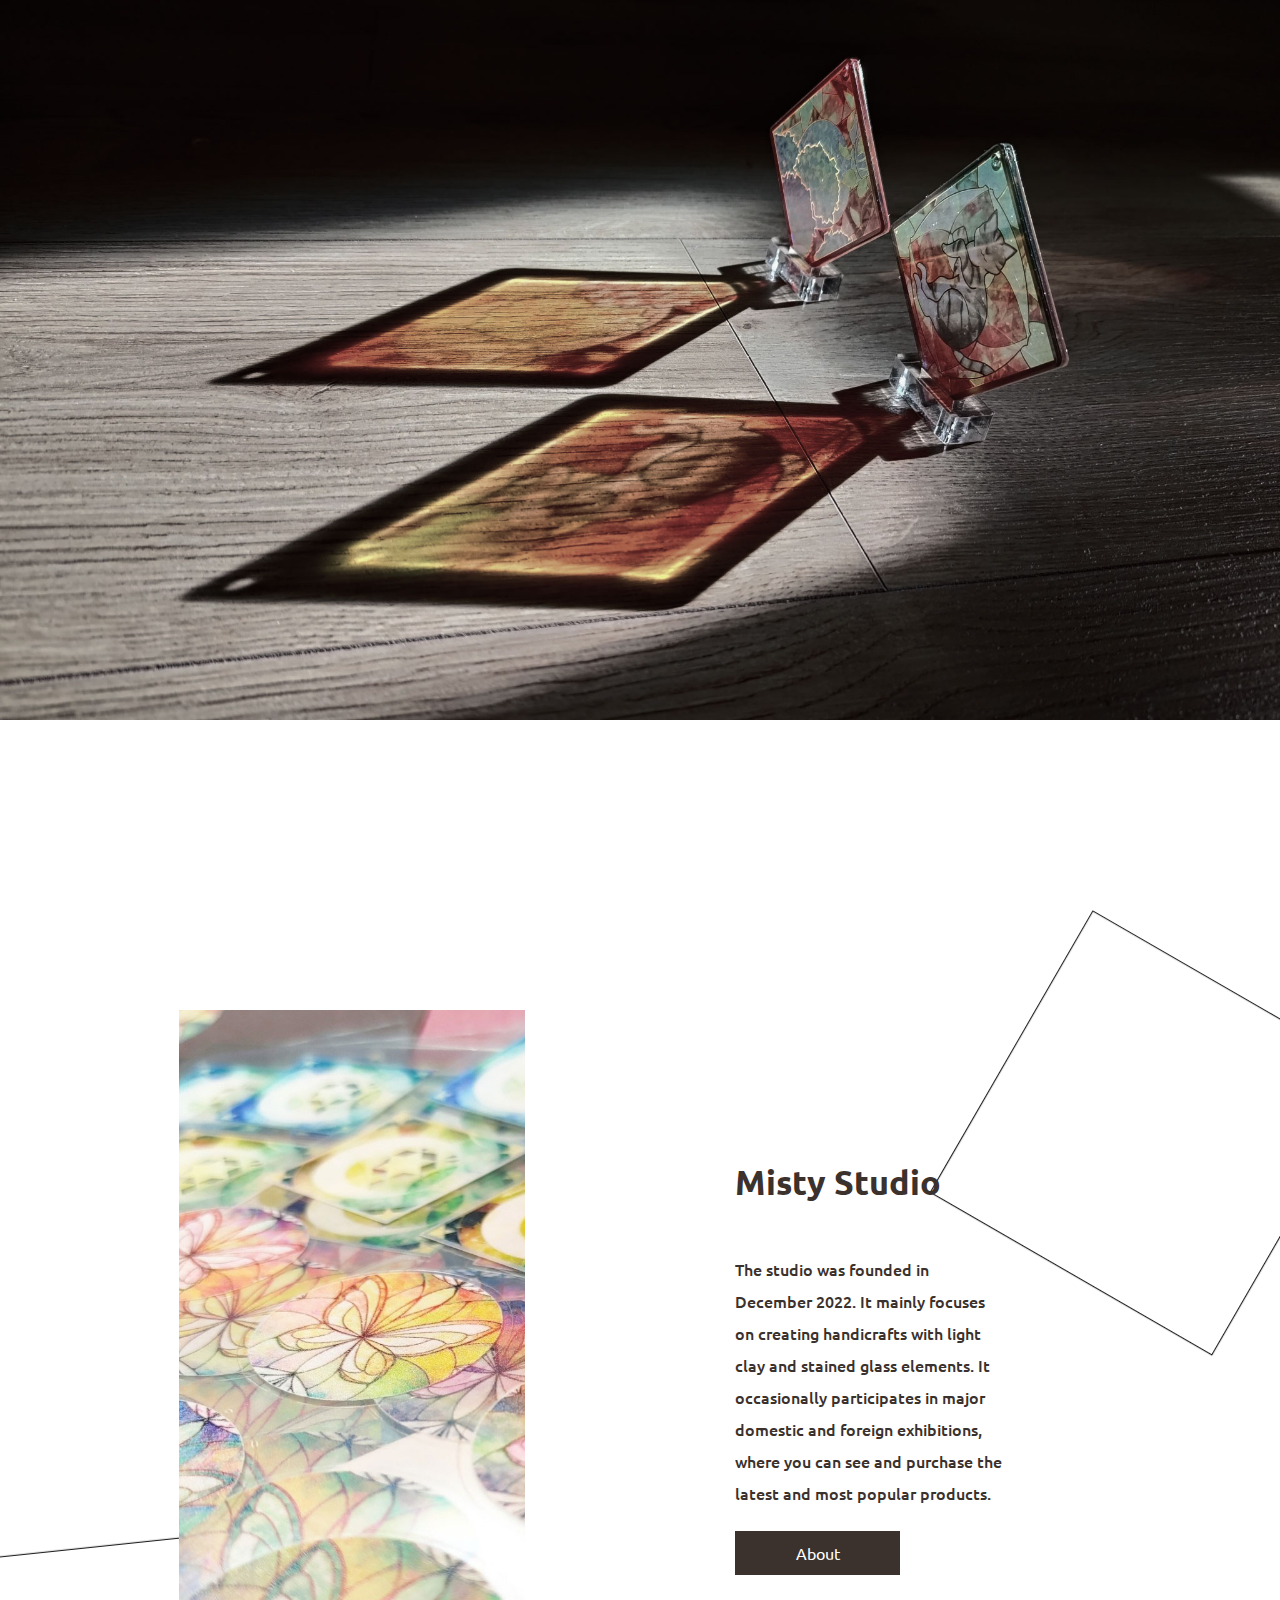
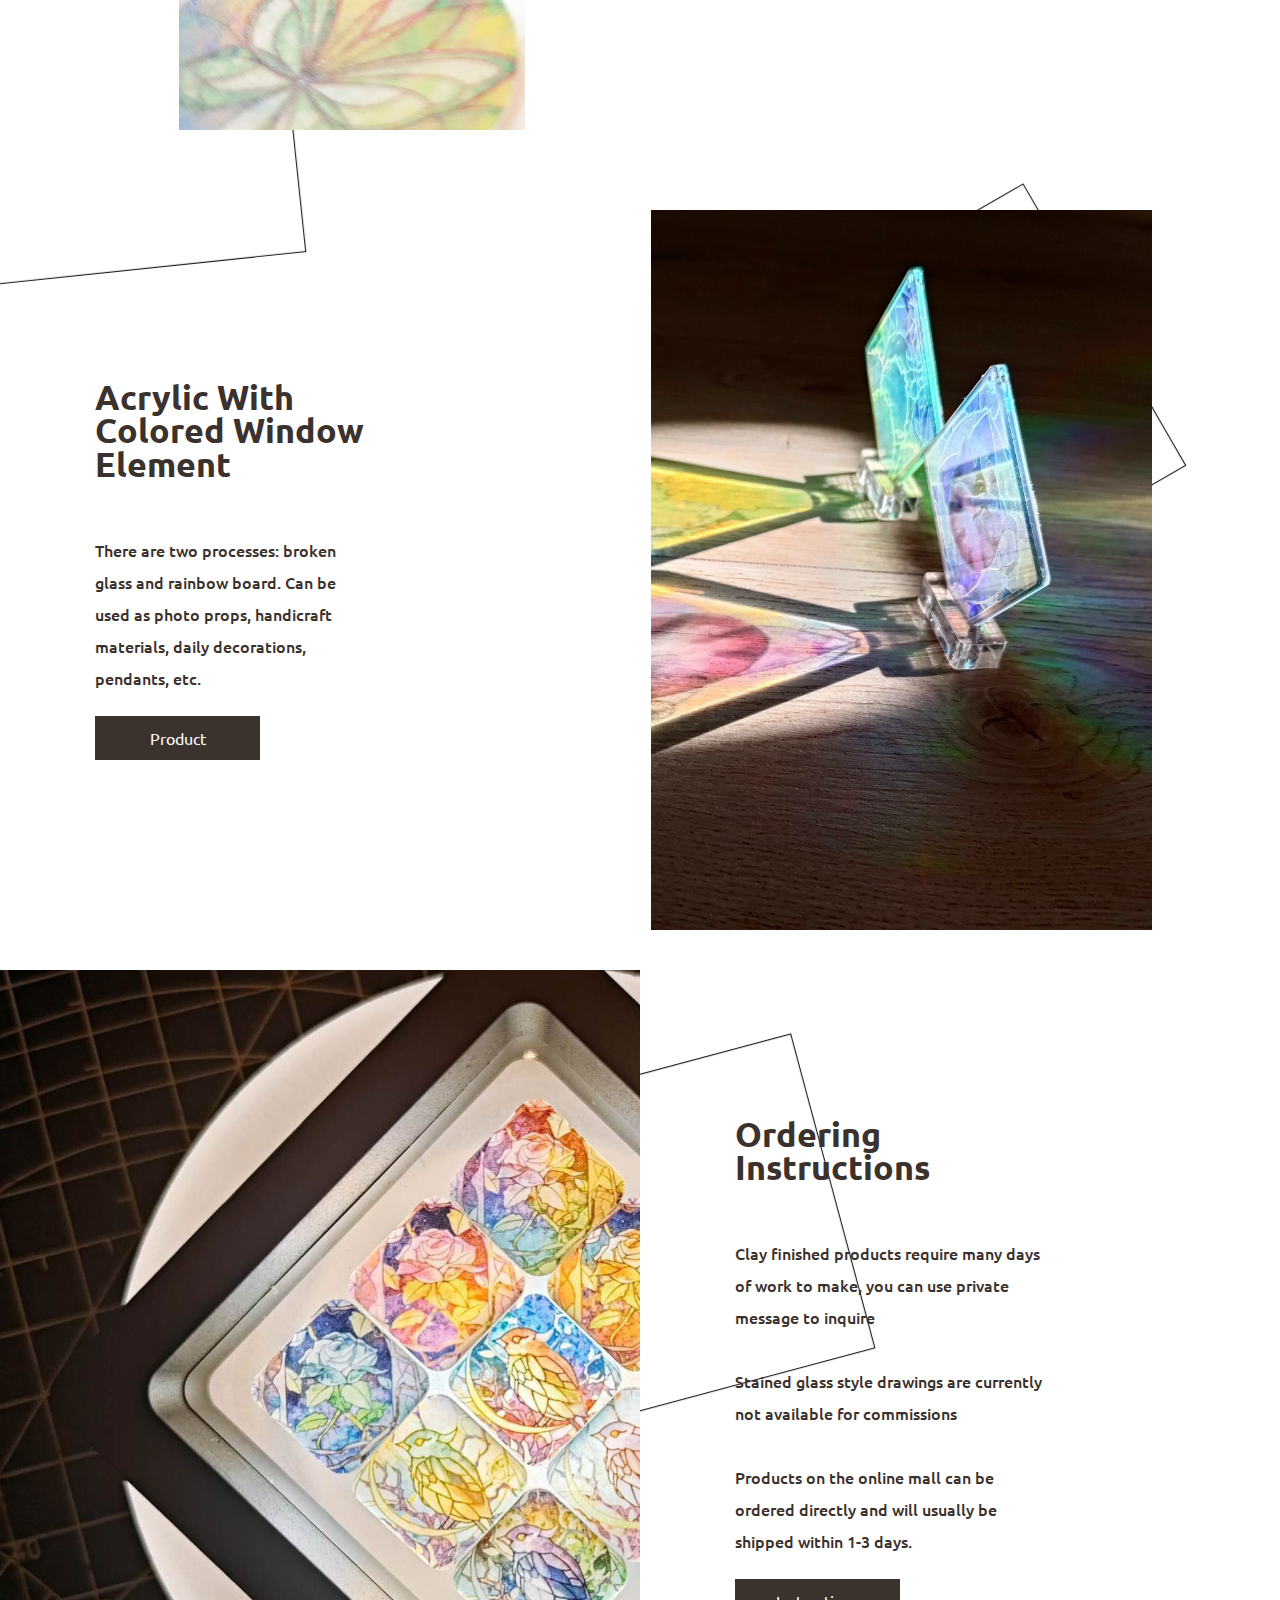
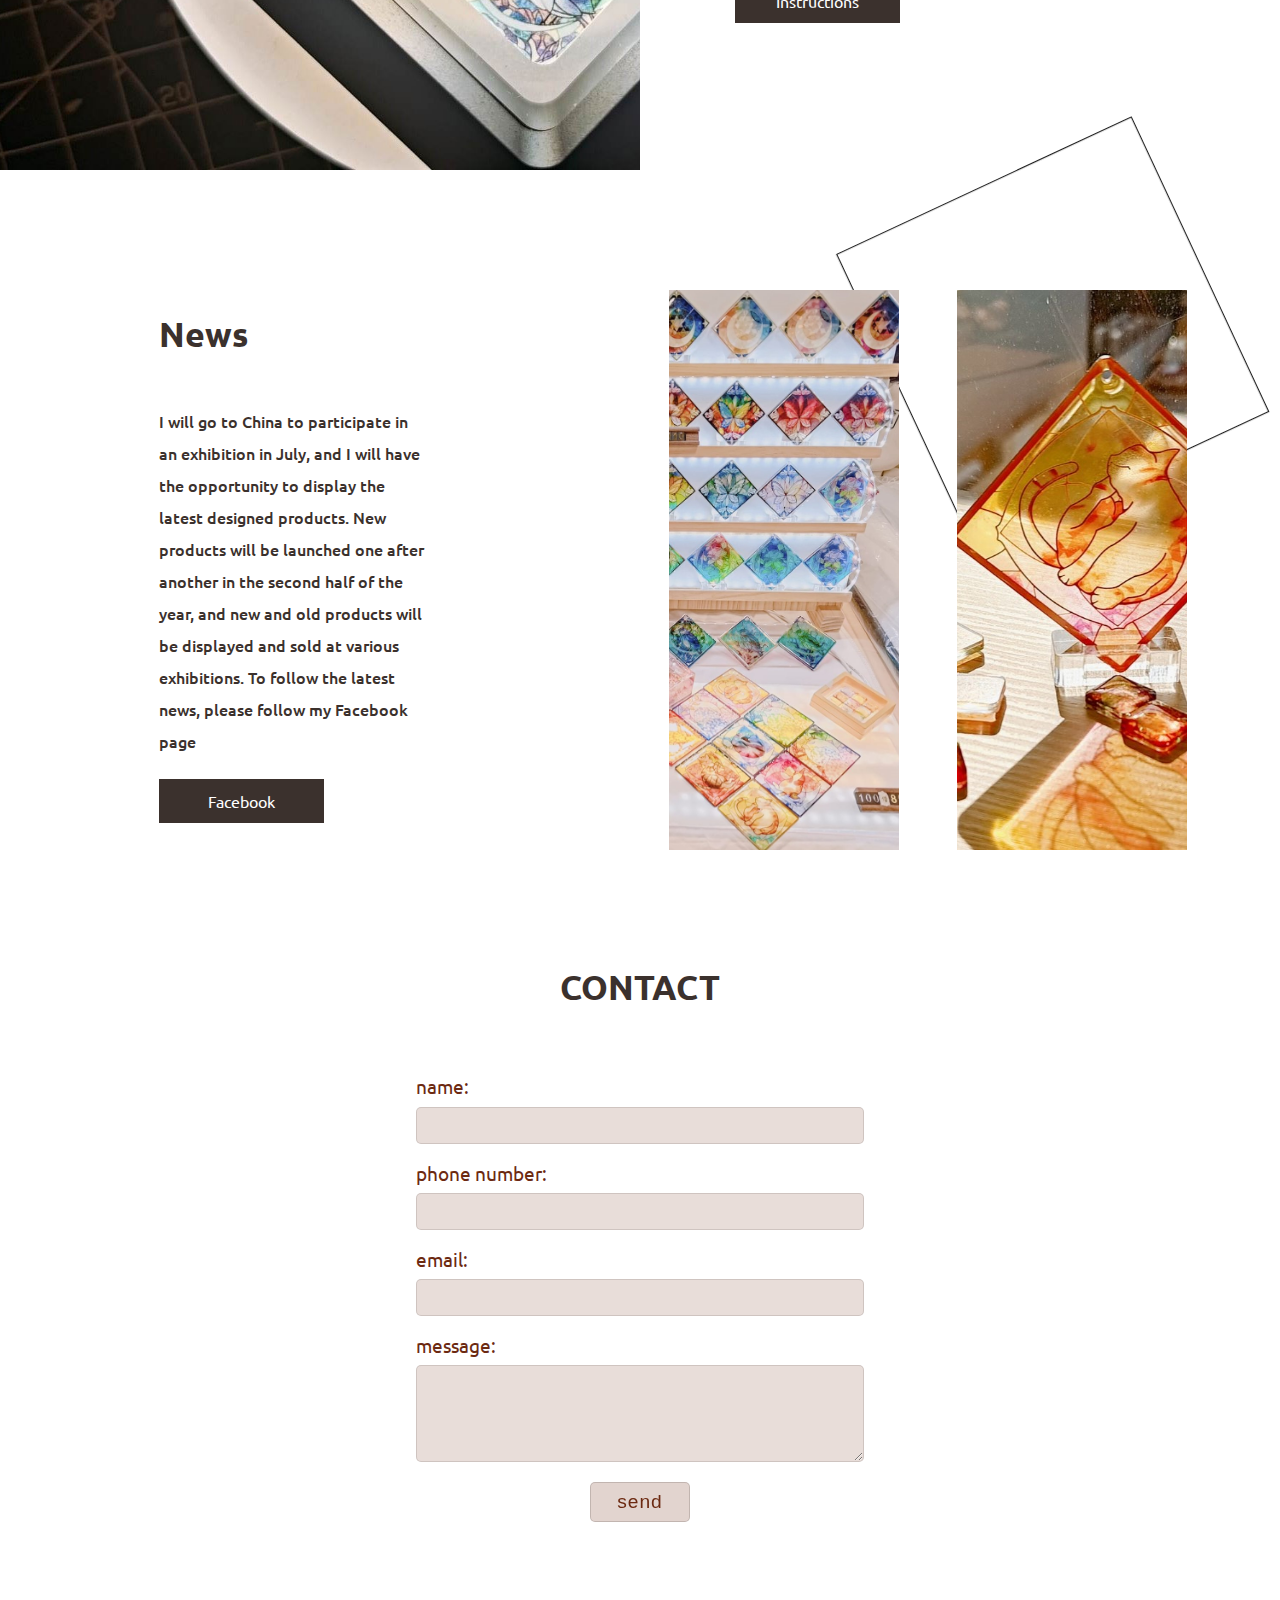
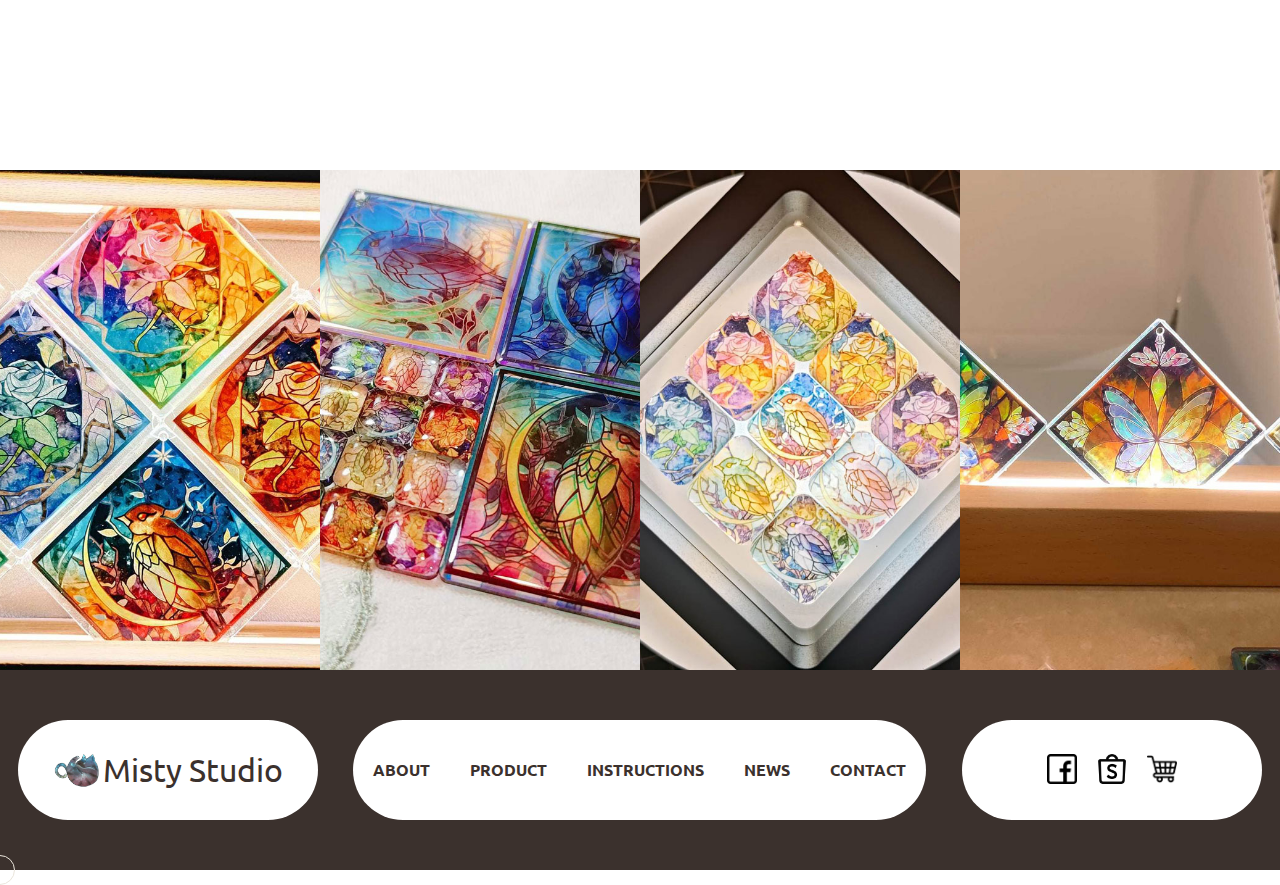
<file: index.html>
<!DOCTYPE html>
<html lang="zh-Hant-TW">

<head>
    <meta charset="UTF-8">
    <meta http-equiv="X-UA-Compatible" content="IE=edge">
    <meta name="viewport" content="width=device-width, initial-scale=1.0">
    <title>Misty Studio</title>
    <link rel="icon" href="./favicon.ico">

    <link rel="stylesheet" href="./css/style.css">
    <link rel="stylesheet" href="./css/banner.css">

</head>

<body>
    <header class="topbar">
        <h1 class="logo ubuntu-light">
            <a href="index.html"><img src="./image/01.png" alt="logo">
                <p>Misty Studio</p>
            </a>
        </h1>
        <nav>
            <ul class="menu ubuntu-light">
                <li class="home"><a href="./index.html">HOME</a></li>
                <li><a class="img-about" href="./about.html"><img src="./image/icon-about.png" alt="">ABOUT</a></li>
                <li><a class="img-product" href="./product.html"><img src="./image/icon-product.png" alt="">PRODUCT</a></li>
                <li><a class="img-instruction" href="./instruction.html"><img src="./image/icon-instruction.png" alt="">INSTRUCTIONS</a></li>
                <li><a class="img-news" href="#news"><img src="./image/icon-news.png" alt="">NEWS</a></li>
                <li class="menu-contact"><a class="img-contact" href="#contact"><img src="./image/icon-contact.png" alt="">CONTACT</a></li>
            </ul>
        </nav>
        <div class="lightdark-swicth">
            <a href="##" class="light">
                <img src="./image/light.png" alt="">
            </a>
            <img class="dark" src="./image/dark.png" alt="">
        </div>
    </header>

    <main>
        <section id="banner">
            <img class="down" src="./image/banner-bg-down.png" alt="">
            <div class="snow"></div>
            <div class="snow"></div>
            <div class="snow"></div>
            <div class="snow"></div>
            <div class="snow"></div>
            <div class="snow"></div>
            <div class="snow"></div>
            <div class="snow"></div>
            <div class="snow"></div>
            <div class="snow"></div>
            <div class="snow"></div>
            <div class="snow"></div>
            <div class="snow"></div>
            <div class="snow"></div>
            <div class="snow"></div>
            <div class="snow"></div>
            <div class="snow"></div>
            <div class="snow"></div>
            <div class="snow"></div>
            <div class="snow"></div>
            <div class="snow"></div>
            <div class="snow"></div>
            <div class="snow"></div>
            <div class="snow"></div>
            <div class="snow"></div>
            <div class="snow"></div>
            <div class="snow"></div>
            <div class="snow"></div>
            <div class="snow"></div>
            <div class="snow"></div>
            <div class="snow"></div>
            <div class="snow"></div>
            <div class="snow"></div>
            <div class="snow"></div>
            <div class="snow"></div>
            <div class="snow"></div>
            <div class="snow"></div>
            <div class="snow"></div>
            <div class="snow"></div>
            <div class="snow"></div>
            <div class="snow"></div>
            <div class="snow"></div>
            <div class="snow"></div>
            <div class="snow"></div>
            <div class="snow"></div>
            <div class="snow"></div>
            <div class="snow"></div>
            <div class="snow"></div>
            <div class="snow"></div>
            <div class="snow"></div>
            <div class="snow"></div>
            <div class="snow"></div>
            <div class="snow"></div>
            <div class="snow"></div>
            <div class="snow"></div>
            <div class="snow"></div>
            <div class="snow"></div>
            <div class="snow"></div>
            <div class="snow"></div>
            <div class="snow"></div>
            <div class="snow"></div>
            <div class="snow"></div>
            <div class="snow"></div>
            <div class="snow"></div>
            <div class="snow"></div>
            <div class="snow"></div>
            <div class="snow"></div>
            <div class="snow"></div>
            <div class="snow"></div>
            <div class="snow"></div>
            <div class="snow"></div>
            <div class="snow"></div>
            <div class="snow"></div>
            <div class="snow"></div>
            <div class="snow"></div>
            <div class="snow"></div>
            <div class="snow"></div>
            <div class="snow"></div>
            <div class="snow"></div>
            <div class="snow"></div>
            <div class="snow"></div>
            <div class="snow"></div>
            <div class="snow"></div>
            <div class="snow"></div>
            <div class="snow"></div>
            <div class="snow"></div>
            <div class="snow"></div>
            <div class="snow"></div>
            <div class="snow"></div>
            <div class="snow"></div>
            <div class="snow"></div>
            <div class="snow"></div>
            <div class="snow"></div>
            <div class="snow"></div>
            <div class="snow"></div>
            <div class="snow"></div>
            <div class="snow"></div>
            <div class="snow"></div>
            <div class="snow"></div>
            <div class="snow"></div>
            <div class="snow"></div>
            <div class="snow"></div>
            <div class="snow"></div>
            <div class="snow"></div>
            <div class="snow"></div>
            <div class="snow"></div>
            <div class="snow"></div>
            <div class="snow"></div>
            <div class="snow"></div>
            <div class="snow"></div>
            <div class="snow"></div>
            <div class="snow"></div>
            <div class="snow"></div>
            <div class="snow"></div>
            <div class="snow"></div>
            <div class="snow"></div>
            <div class="snow"></div>
            <div class="snow"></div>
            <div class="snow"></div>
            <div class="snow"></div>
            <div class="snow"></div>
            <div class="snow"></div>
            <div class="snow"></div>
            <div class="snow"></div>
            <div class="snow"></div>
            <div class="snow"></div>
            <div class="snow"></div>
            <div class="snow"></div>
            <div class="snow"></div>
            <div class="snow"></div>
            <div class="snow"></div>
            <div class="snow"></div>
            <div class="snow"></div>
            <div class="snow"></div>
            <div class="snow"></div>
            <div class="snow"></div>
            <div class="snow"></div>
            <div class="snow"></div>
            <div class="snow"></div>
            <div class="snow"></div>
            <div class="snow"></div>
            <div class="snow"></div>
            <div class="snow"></div>
            <div class="snow"></div>
            <div class="snow"></div>
            <div class="snow"></div>
            <div class="snow"></div>
            <div class="snow"></div>
            <div class="snow"></div>
            <div class="snow"></div>
            <div class="snow"></div>
            <div class="snow"></div>
            <div class="snow"></div>
            <div class="snow"></div>
            <div class="snow"></div>
            <div class="snow"></div>
            <div class="snow"></div>
            <div class="snow"></div>
            <div class="snow"></div>
            <div class="snow"></div>
            <div class="snow"></div>
            <div class="snow"></div>
            <div class="snow"></div>
            <div class="snow"></div>
            <div class="snow"></div>
            <div class="snow"></div>
            <div class="snow"></div>
            <div class="snow"></div>
            <div class="snow"></div>
            <div class="snow"></div>
            <div class="snow"></div>
            <div class="snow"></div>
            <div class="snow"></div>
            <div class="snow"></div>
            <div class="snow"></div>
            <div class="snow"></div>
            <div class="snow"></div>
            <div class="snow"></div>
            <div class="snow"></div>
            <div class="snow"></div>
            <div class="snow"></div>
            <div class="snow"></div>
            <div class="snow"></div>
            <div class="snow"></div>
            <div class="snow"></div>
            <div class="snow"></div>
            <div class="snow"></div>
            <div class="snow"></div>
            <div class="snow"></div>
            <div class="snow"></div>
            <div class="snow"></div>
            <div class="snow"></div>
            <div class="snow"></div>
            <div class="snow"></div>
            <div class="snow"></div>
            <div class="snow"></div>
            <div class="snow"></div>
            <div class="snow"></div>
            <div class="snow"></div>
        </section>
        <div class="topbar-h"></div>
        <section id="about">
            <div class="about-left smoove">
                <div class="about-left-img">
                    <img src="./image/about-left.jpg" alt="">
                </div>
            </div>
            <div class="about-right">
                <div class="about-right-box ubuntu-light smoove">
                    <h1 class="title">Misty Studio</h1>
                    <p class="content">The studio was founded in December 2022. It mainly focuses on creating
                        handicrafts with light clay and stained glass elements. It occasionally participates in major
                        domestic and foreign exhibitions, where you can see and purchase the latest and most popular
                        products.</p>
                    <a class="link" href="./about.html">About</a>
                </div>
            </div>
            <img class="bg-rotate bg-rotate-1 smoove" src="./image/bg-rotate.png" alt="">
            <img class="bg-rotate bg-rotate-2" src="./image/bg-rotate.png" alt="">
        </section>
        <section id="product">
            <div class="product-left ">
                <div class="product-left-box ubuntu-light smoove">
                    <h1 class="title">Acrylic With Colored Window Element </h1>
                    <p class="content">There are two processes: broken glass and rainbow board.
                        Can be used as photo props, handicraft materials, daily decorations, pendants, etc.</p>
                    <a class="link" href="./product.html">Product</a>
                </div>
            </div>
            <div class="product-right smoove">
                <img src="./image/product-right.jpg" alt="">
            </div>
            <img class="bg-rotate bg-rotate-3 smoove" src="./image/bg-rotate.png" alt="">
        </section>
        <section id="explain">
            <div class="explain-left smoove">
                <img src="./image/explain-left.jpg" alt="">
            </div>
            <div class="explain-right ">
                <div class="explain-right-box ubuntu-light smoove">
                    <h1 class="title">Ordering Instructions</h1>
                    <p class="content">Clay finished products require many days of work to make, you can use private
                        message to inquire
                        <br><br>
                        Stained glass style drawings are currently not available for commissions
                        <br><br>
                        Products on the online mall can be ordered directly and will usually be shipped within 1-3 days.
                    </p>
                    <a class="link" href="./instruction.html">Instructions</a>
                </div>
            </div>
            <img class="bg-rotate bg-rotate-4 smoove" src="./image/bg-rotate.png" alt="">
        </section>

        <section id="news">
            <div class="news-left">
                <div class="news-left-box ubuntu-light smoove">
                    <h1 class="title">News</h1>
                    <p class="content">I will go to China to participate in an exhibition in July, and I will have the
                        opportunity to display the latest designed products.
                        New products will be launched one after another in the second half of the year, and new and old
                        products will be displayed and sold at various exhibitions.
                        To follow the latest news, please follow my Facebook page</p>
                    <a class="link" href="https://www.facebook.com/profile.php?id=100063178661094">Facebook</a>
                </div>
            </div>
            <div class="news-right smoove">
                <img src="./image/news-1.jpg" alt="">
                <img src="./image/news-2.jpg" alt="">
            </div>
            <img class="bg-rotate bg-rotate-5 smoove" src="./image/bg-rotate.png" alt="">
        </section>

        <section id="shop">

        </section>
        <section id="contact" class="ubuntu-light smoove">
            <h2 class="title">CONTACT</h2>

            <form action="" name="form-contact" id="form-contact" title="聯絡表單" method="post">
                <label for="username">name:</label>
                <input type="text" name="username" id="username" title="請輸入姓名">

                <label for="tel">phone number:</label>
                <input type="tel" name="tel" id="tel" title="請輸入手機號碼" maxlength="11">

                <label for="email">email:</label> <!-- multiple:可輸入多個值 -->
                <input type="email" name="email" id="email" title="請輸入email">

                <label for="message">message:</label>
                <textarea name="message" id="message" title="請輸入留言" rows="5"></textarea>

                <button type="button" id="output">
                    <span>send</span>
                </button>
            </form>
        </section>
        <section id="carousel">
            <div class="carousel-box">
                <img src="./image/img-1.jpg" alt="">
                <img src="./image/img-2.jpg" alt="">
                <img src="./image/img-3.jpg" alt="">
                <img src="./image/img-4.jpg" alt="">
                <img src="./image/img-5.jpg" alt="">
                <img src="./image/img-6.jpg" alt="">
                <img src="./image/img-7.jpg" alt="">
                <img src="./image/img-8.jpg" alt="">
                <img src="./image/img-9.jpg" alt="">
                <img src="./image/img-10.jpg" alt="">
                <img src="./image/img-11.jpg" alt="">
                <img src="./image/img-12.jpg" alt="">
                <img src="./image/img-13.jpg" alt="">
                <img src="./image/img-14.jpg" alt="">
            </div>
        </section>
    </main>

    <footer>
        <h1 class="home ubuntu-light">
            <a href="./index.html">
                <img src="./image/02.png" alt="logo">
                <p>Misty Studio</p>
            </a>
        </h1>
        <nav class="footer-link">
            <ul class="menu ubuntu-light">
                <li><a href="#about">ABOUT</a></li>
                <li><a href="#product">PRODUCT</a></li>
                <li><a href="#explain">INSTRUCTIONS</a></li>
                <li><a href="#news">NEWS</a></li>
                <li><a href="#contact">CONTACT</a></li>
            </ul>
        </nav>
        <div class="icon">
            <a href="https://www.facebook.com/profile.php?id=100063178661094"><img src="./image/icon-facebook.png"
                    alt=""></a>
            <a href="https://shopee.tw/karrie1004"><img src="./image/icon-shopee.png" alt=""></a>
            <a
                href="https://myship.7-11.com.tw/general/detail/GM2206036312042?fbclid=IwAR1b2_Mp653hHdIJngfv08m4KCMNlSXzbULASLjhmkYubQSw8DBdhepS7xc"><img
                    src="./image/icon-shopping-cart.png" alt=""></a>
        </div>
    </footer>
    <div id="mouseFollow"></div>

    <script src="./js/jquery-3.7.1.min.js"></script>
    <script src="./js/vanilla-tilt.min.js"></script>
    <script src="./js/jquery.smoove.min.js"></script>
    <script src="./js/TweenMax.min.js"></script>
    <script src="./js/script.js"></script>
    <script src="./js/index.js"></script>

</body>

</html>
</file>
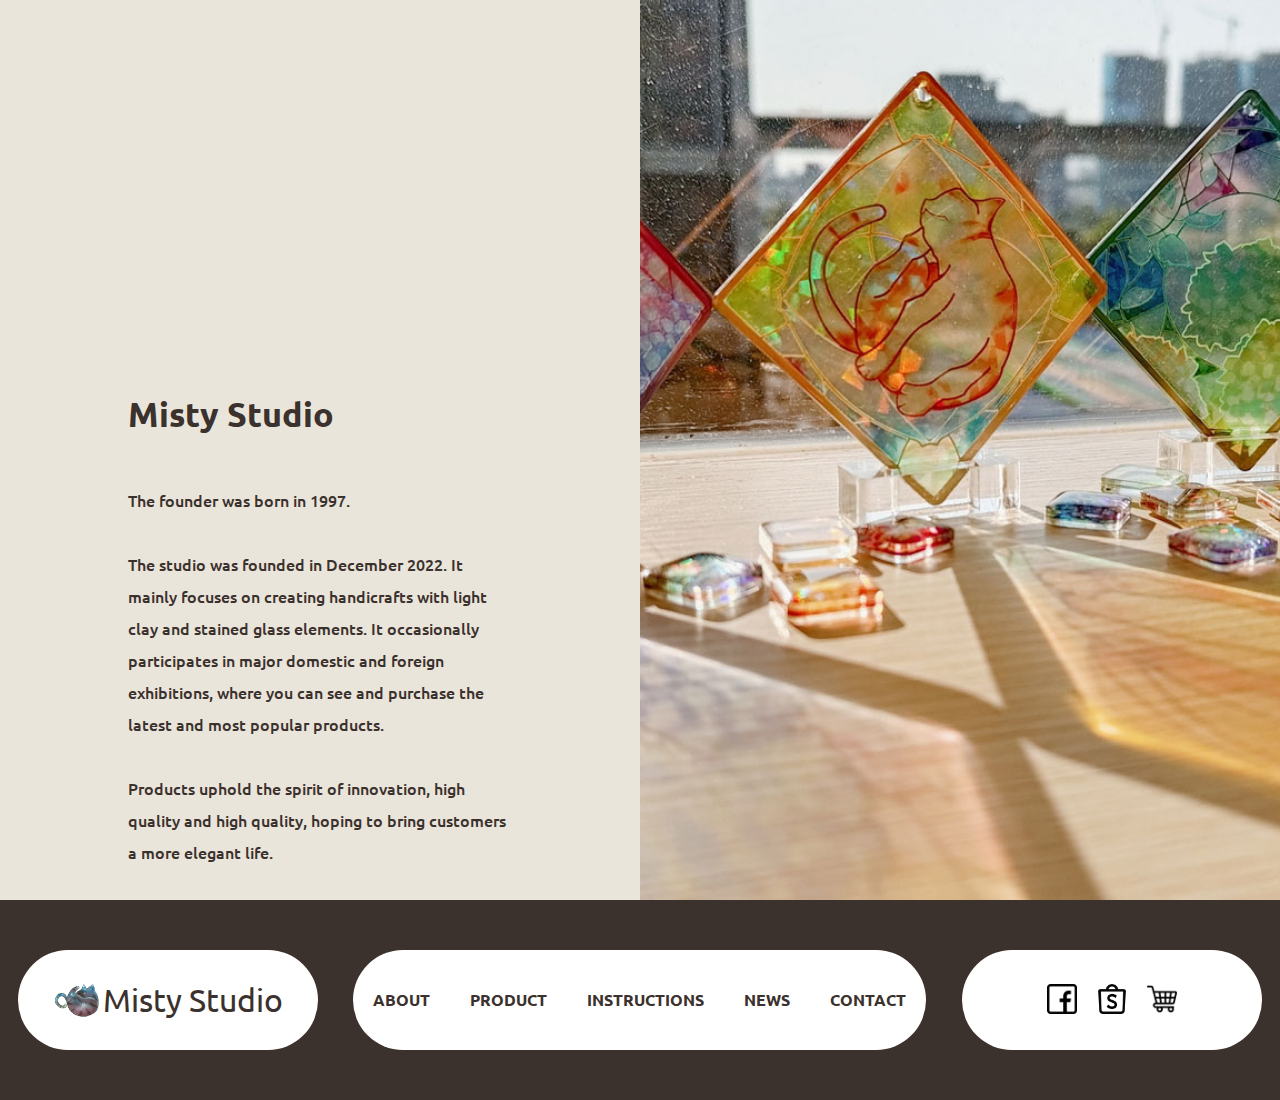
<file: about.html>
<!DOCTYPE html>
<html lang="zh-Hant-TW">

<head>
    <meta charset="UTF-8">
    <meta http-equiv="X-UA-Compatible" content="IE=edge">
    <meta name="viewport" content="width=device-width, initial-scale=1.0">
    <title>ABOUT</title>
    <link rel="icon" href="./favicon.ico">

    <link rel="stylesheet" href="./css/style.css">

</head>

<body>
    <header class="topbar">
        <h1 class="logo ubuntu-light">
            <a href="index.html"><img src="./image/01.png" alt="logo">
                <p>Misty Studio</p>
            </a>
        </h1>
        <nav>
            <ul class="menu ubuntu-light">
                <li class="home"><a href="./index.html">HOME</a></li>
                <li><a class="img-about" href="./about.html"><img src="./image/icon-about.png" alt="">ABOUT</a></li>
                <li><a class="img-product" href="./product.html"><img src="./image/icon-product.png" alt="">PRODUCT</a></li>
                <li><a class="img-instruction" href="./instruction.html"><img src="./image/icon-instruction.png" alt="">INSTRUCTIONS</a></li>
                <li><a class="img-news" href="./index.html#news"><img src="./image/icon-news.png" alt="">NEWS</a></li>
                <li class="menu-contact"><a class="img-contact" href="./index.html#contact"><img src="./image/icon-contact.png" alt="">CONTACT</a></li>
            </ul>
        </nav>
        <div class="lightdark-swicth">
            <a href="##" class="light">
                <img src="./image/light.png" alt="">
            </a>
            <img class="dark" src="./image/dark.png" alt="">
        </div>
    </header>

    <main>

        <section id="introduce">
            <div class="introduce-left ubuntu-light">
                <h1 class="title">Misty Studio</h1>
                <p class="content">The founder was born in 1997.
                    <br><br>
                    The studio was founded in December 2022. It mainly focuses on creating
                    handicrafts with light clay and stained glass elements. It occasionally participates in major
                    domestic and foreign exhibitions, where you can see and purchase the latest and most popular
                    products.
                    <br><br>
                    Products uphold the spirit of innovation, high quality and high quality, hoping to bring customers a
                    more elegant life.
                </p>

            </div>
            <div class="introduce-right"></div>
        </section>

    </main>

    <footer>
        <h1 class="home ubuntu-light">
            <a href="./index.html">
                <img src="./image/02.png" alt="logo">
                <p>Misty Studio</p>
            </a>
        </h1>
        <nav class="footer-link">
            <ul class="menu ubuntu-light">
                <li><a href="./index.html#about">ABOUT</a></li>
                <li><a href="./index.html#product">PRODUCT</a></li>
                <li><a href="./index.html#explain">INSTRUCTIONS</a></li>
                <li><a href="./index.html#news">NEWS</a></li>
                <li><a href="./index.html#contact">CONTACT</a></li>
            </ul>
        </nav>
        <div class="icon">
            <a href="https://www.facebook.com/profile.php?id=100063178661094"><img src="./image/icon-facebook.png"
                    alt=""></a>
            <a href="https://shopee.tw/karrie1004"><img src="./image/icon-shopee.png" alt=""></a>
            <a
                href="https://myship.7-11.com.tw/general/detail/GM2206036312042?fbclid=IwAR1b2_Mp653hHdIJngfv08m4KCMNlSXzbULASLjhmkYubQSw8DBdhepS7xc"><img
                    src="./image/icon-shopping-cart.png" alt=""></a>
        </div>
    </footer>

    <script src="./js/jquery-3.7.1.min.js"></script>
    <script src="./js/vanilla-tilt.min.js"></script>
    <script src="./js/jquery.smoove.min.js"></script>
    <script src="./js/script.js"></script>

</body>

</html>
</file>
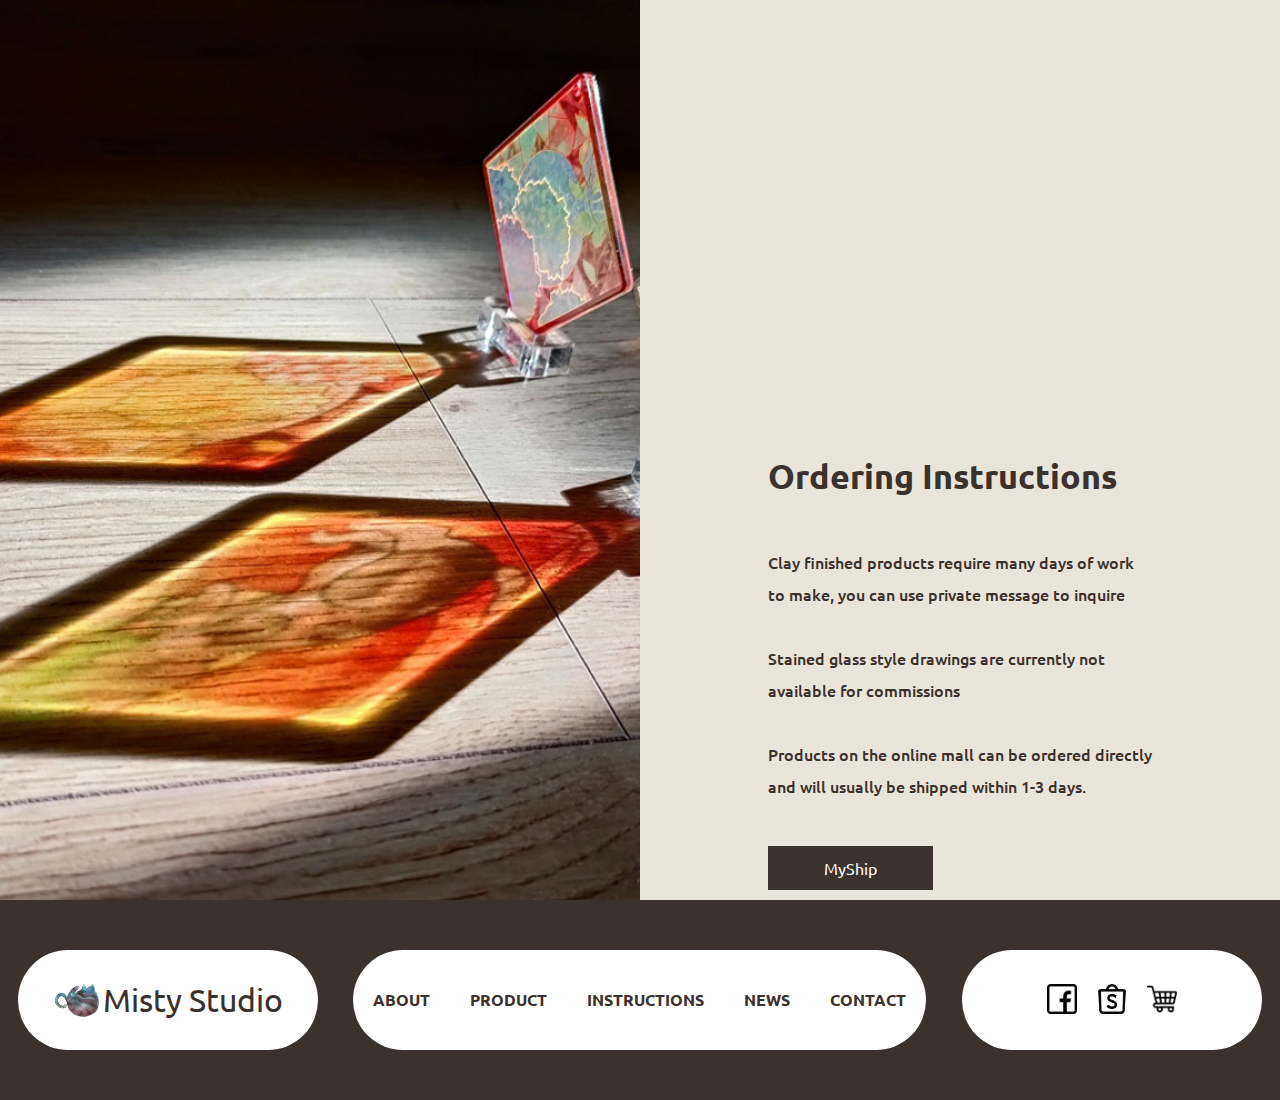
<file: instruction.html>
<!DOCTYPE html>
<html lang="zh-Hant-TW">

<head>
    <meta charset="UTF-8">
    <meta http-equiv="X-UA-Compatible" content="IE=edge">
    <meta name="viewport" content="width=device-width, initial-scale=1.0">
    <title>INTRODUCE</title>
    <link rel="icon" href="./favicon.ico">

    <link rel="stylesheet" href="./css/style.css">

</head>

<body>
    <header class="topbar">
        <h1 class="logo ubuntu-light">
            <a href="index.html"><img src="./image/01.png" alt="logo">
                <p>Misty Studio</p>
            </a>
        </h1>
        <nav>
            <ul class="menu ubuntu-light">
                <li class="home"><a href="./index.html">HOME</a></li>
                <li><a class="img-about" href="./about.html"><img src="./image/icon-about.png" alt="">ABOUT</a></li>
                <li><a class="img-product" href="./product.html"><img src="./image/icon-product.png" alt="">PRODUCT</a></li>
                <li><a class="img-instruction" href="./instruction.html"><img src="./image/icon-instruction.png" alt="">INSTRUCTIONS</a></li>
                <li><a class="img-news" href="./index.html#news"><img src="./image/icon-news.png" alt="">NEWS</a></li>
                <li class="menu-contact"><a class="img-contact" href="./index.html#contact"><img src="./image/icon-contact.png" alt="">CONTACT</a></li>
            </ul>
        </nav>
        <div class="lightdark-swicth">
            <a href="##" class="light">
                <img src="./image/light.png" alt="">
            </a>
            <img class="dark" src="./image/dark.png" alt="">
        </div>
    </header>

    <main>

        <section id="introduce" class="introduce-2">
            <div class="introduce-left ubuntu-light">
                <h1 class="title">Ordering Instructions</h1>
                <p class="content">Clay finished products require many days of work to make, you can use private
                    message to inquire
                    <br><br>
                    Stained glass style drawings are currently not available for commissions
                    <br><br>
                    Products on the online mall can be ordered directly and will usually be shipped within 1-3 days.
                </p>
                <a class="link" href="https://myship.7-11.com.tw/general/detail/GM2206036312042?fbclid=IwAR1b2_Mp653hHdIJngfv08m4KCMNlSXzbULASLjhmkYubQSw8DBdhepS7xc">
                    MyShip
                </a>
            </div>
            <div class="introduce-right introduce-right-bg"></div>
        </section>

    </main>

    <footer>
        <h1 class="home ubuntu-light">
            <a href="./index.html">
                <img src="./image/02.png" alt="logo">
                <p>Misty Studio</p>
            </a>
        </h1>
        <nav class="footer-link">
            <ul class="menu ubuntu-light">
                <li><a href="./index.html#about">ABOUT</a></li>
                <li><a href="./index.html#product">PRODUCT</a></li>
                <li><a href="./index.html#explain">INSTRUCTIONS</a></li>
                <li><a href="./index.html#news">NEWS</a></li>
                <li><a href="./index.html#contact">CONTACT</a></li>
            </ul>
        </nav>
        <div class="icon">
            <a href="https://www.facebook.com/profile.php?id=100063178661094"><img src="./image/icon-facebook.png"
                    alt=""></a>
            <a href="https://shopee.tw/karrie1004"><img src="./image/icon-shopee.png" alt=""></a>
            <a
                href="https://myship.7-11.com.tw/general/detail/GM2206036312042?fbclid=IwAR1b2_Mp653hHdIJngfv08m4KCMNlSXzbULASLjhmkYubQSw8DBdhepS7xc"><img
                    src="./image/icon-shopping-cart.png" alt=""></a>
        </div>
    </footer>

    <script src="./js/jquery-3.7.1.min.js"></script>
    <script src="./js/vanilla-tilt.min.js"></script>
    <script src="./js/jquery.smoove.min.js"></script>
    <script src="./js/script.js"></script>

</body>

</html>
</file>
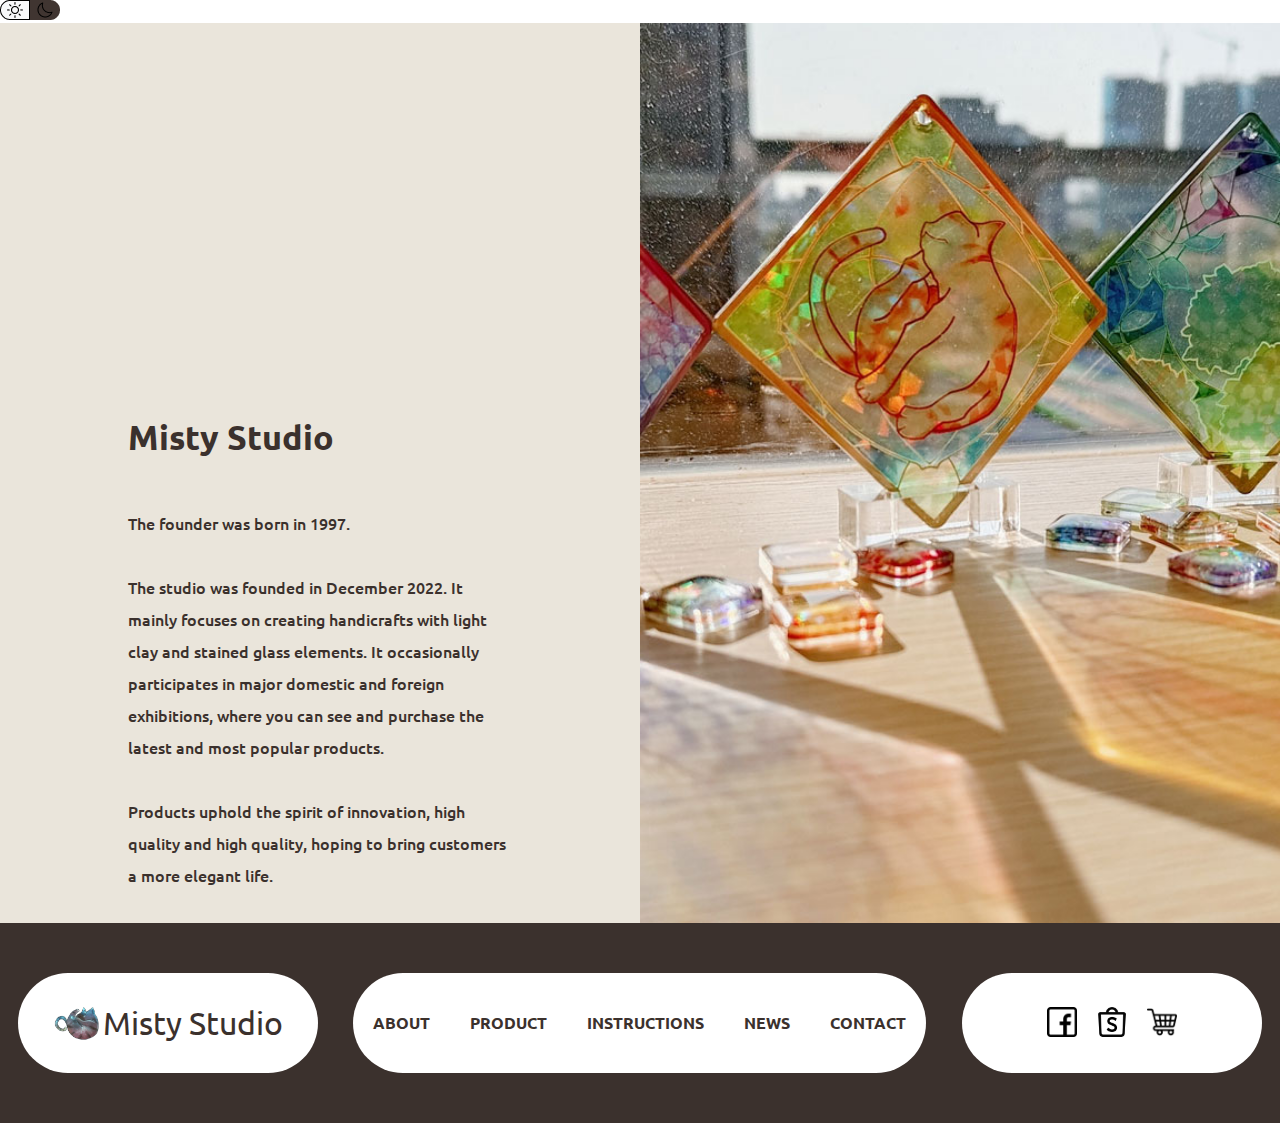
<file: introduce.html>
<!DOCTYPE html>
<html lang="zh-Hant-TW">

<head>
    <meta charset="UTF-8">
    <meta http-equiv="X-UA-Compatible" content="IE=edge">
    <meta name="viewport" content="width=device-width, initial-scale=1.0">
    <title>INTRODUCE</title>
    <!-- 手動設定icon(也可將logo放入同資料夾並取名favicon.ico即可) -->
    <link rel="icon" href="./favicon.ico">

    <!-- 自訂的樣式表檔 -->
    <link rel="stylesheet" href="./css/style.css">

</head>

<body>
    <header class="topbar">
        <h1 class="logo ubuntu-light">
            <a href="index.html"><img src="./image/01.png" alt="logo">
                <p>Misty Studio</p>
            </a>
        </h1>
        <nav>
            <ul class="menu ubuntu-light">
                <li class="home"><a href="./index.html">HOME</a></li>
                <li><a href="./index.html#about">ABOUT</a></li>
                <li><a href="./index.html#product">PRODUCT</a></li>
                <li><a href="./index.html#explain">INSTRUCTIONS</a></li>
                <li><a href="./index.html#news">NEWS</a></li>
                <li class="menu-contact"><a href="./index.html#contact">CONTACT</a></li>
            </ul>
        </nav>
    </header>

    <main>
        <div class="lightdark-swicth">
            <a href="##" class="light">
                <img src="./image/light.png" alt="">
            </a>
            <img class="dark" src="./image/dark.png" alt="">
        </div>
        <section id="introduce">
            <div class="introduce-left ubuntu-light">
                <h1 class="title">Misty Studio</h1>
                <p class="content">The founder was born in 1997.
                    <br><br>
                    The studio was founded in December 2022. It mainly focuses on creating
                    handicrafts with light clay and stained glass elements. It occasionally participates in major
                    domestic and foreign exhibitions, where you can see and purchase the latest and most popular
                    products.
                    <br><br>
                    Products uphold the spirit of innovation, high quality and high quality, hoping to bring customers a
                    more elegant life.
                </p>

            </div>
            <div class="introduce-right"></div>
        </section>

    </main>

    <footer>
        <h1 class="home ubuntu-light">
            <a href="./index.html">
                <img src="./image/02.png" alt="logo">
                <p>Misty Studio</p>
            </a>
        </h1>
        <nav class="footer-link">
            <ul class="menu ubuntu-light">
                <li><a href="./index.html#about">ABOUT</a></li>
                <li><a href="./index.html#product">PRODUCT</a></li>
                <li><a href="./index.html#explain">INSTRUCTIONS</a></li>
                <li><a href="./index.html#news">NEWS</a></li>
                <li><a href="./index.html#contact">CONTACT</a></li>
            </ul>
        </nav>
        <div class="icon">
            <a href="https://www.facebook.com/profile.php?id=100063178661094"><img src="./image/icon-facebook.png"
                    alt=""></a>
            <a href="https://shopee.tw/karrie1004"><img src="./image/icon-shopee.png" alt=""></a>
            <a
                href="https://myship.7-11.com.tw/general/detail/GM2206036312042?fbclid=IwAR1b2_Mp653hHdIJngfv08m4KCMNlSXzbULASLjhmkYubQSw8DBdhepS7xc"><img
                    src="./image/icon-shopping-cart.png" alt=""></a>
        </div>
    </footer>

    <script src="./js/jquery-3.7.1.min.js"></script>
    <script src="./js/vanilla-tilt.min.js"></script>
    <script src="./js/jquery.smoove.min.js"></script>
    <script src="./js/script.js"></script>

</body>

</html>
</file>
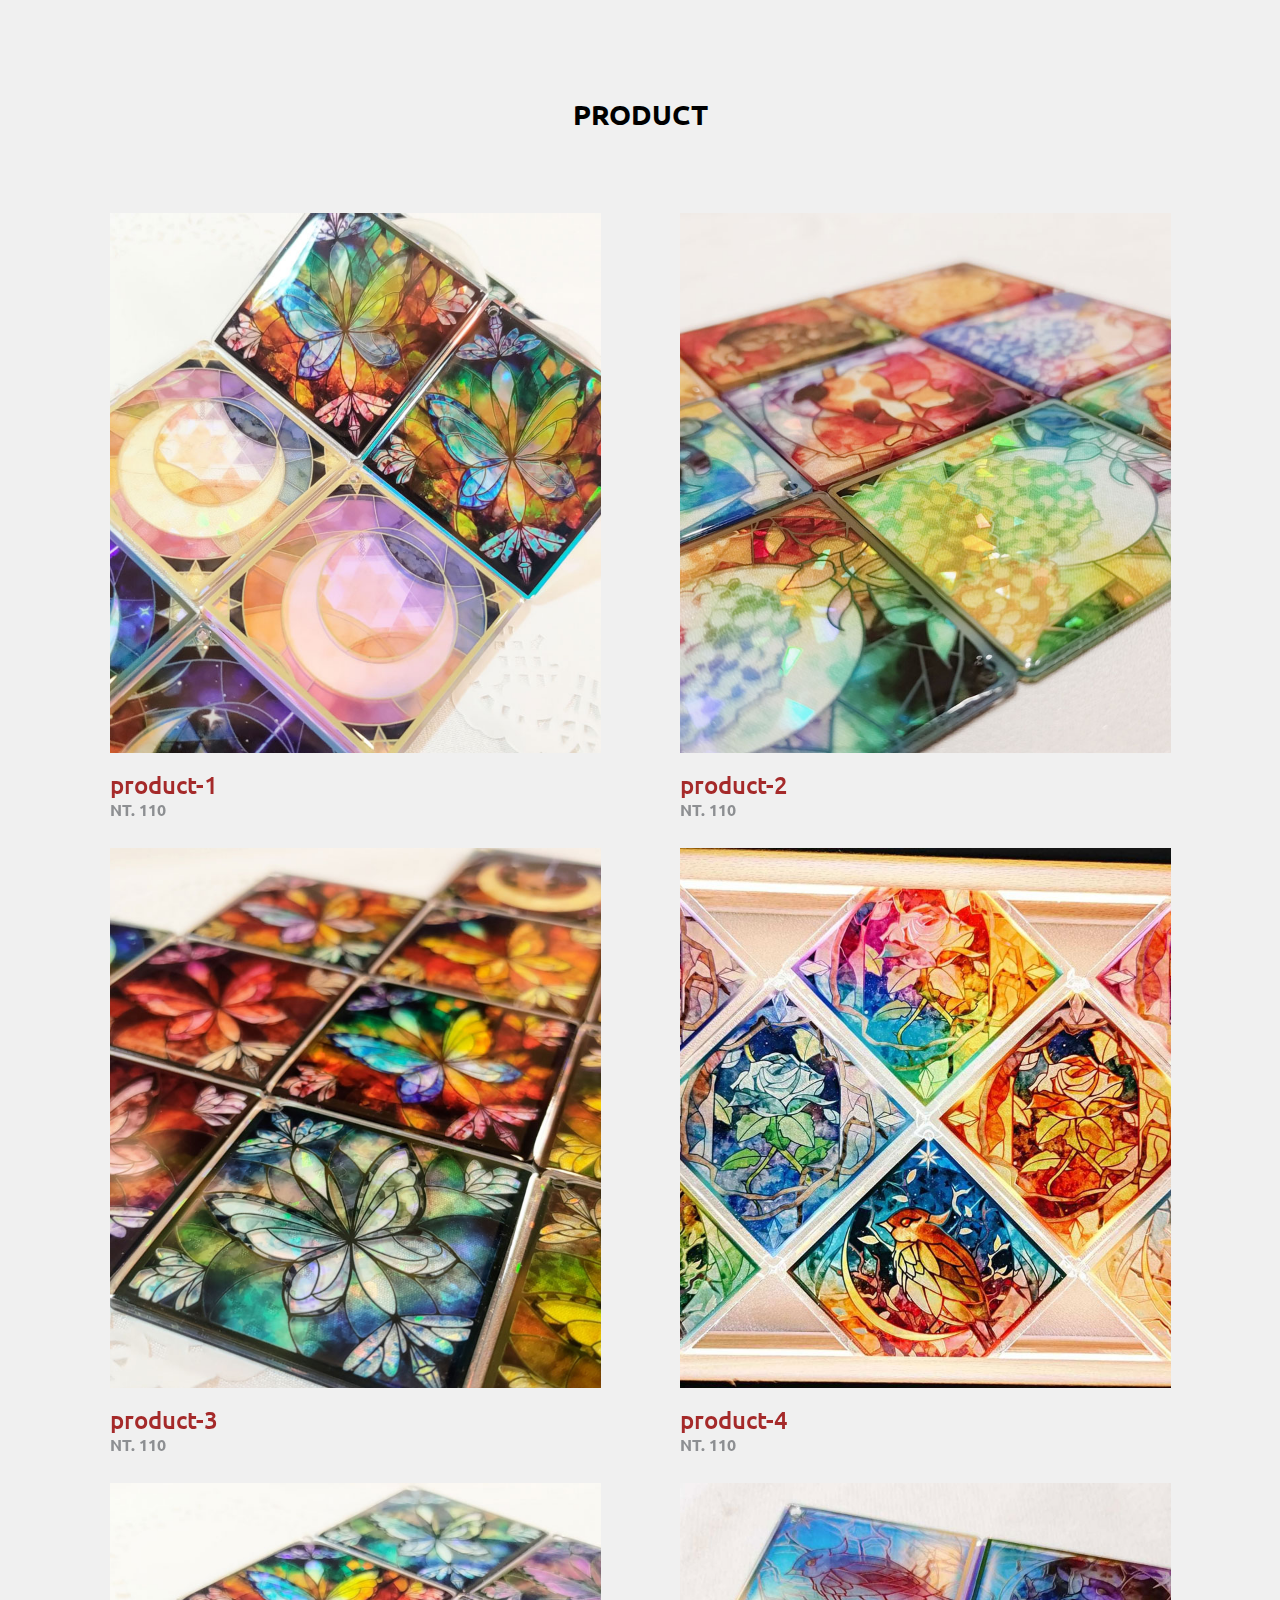
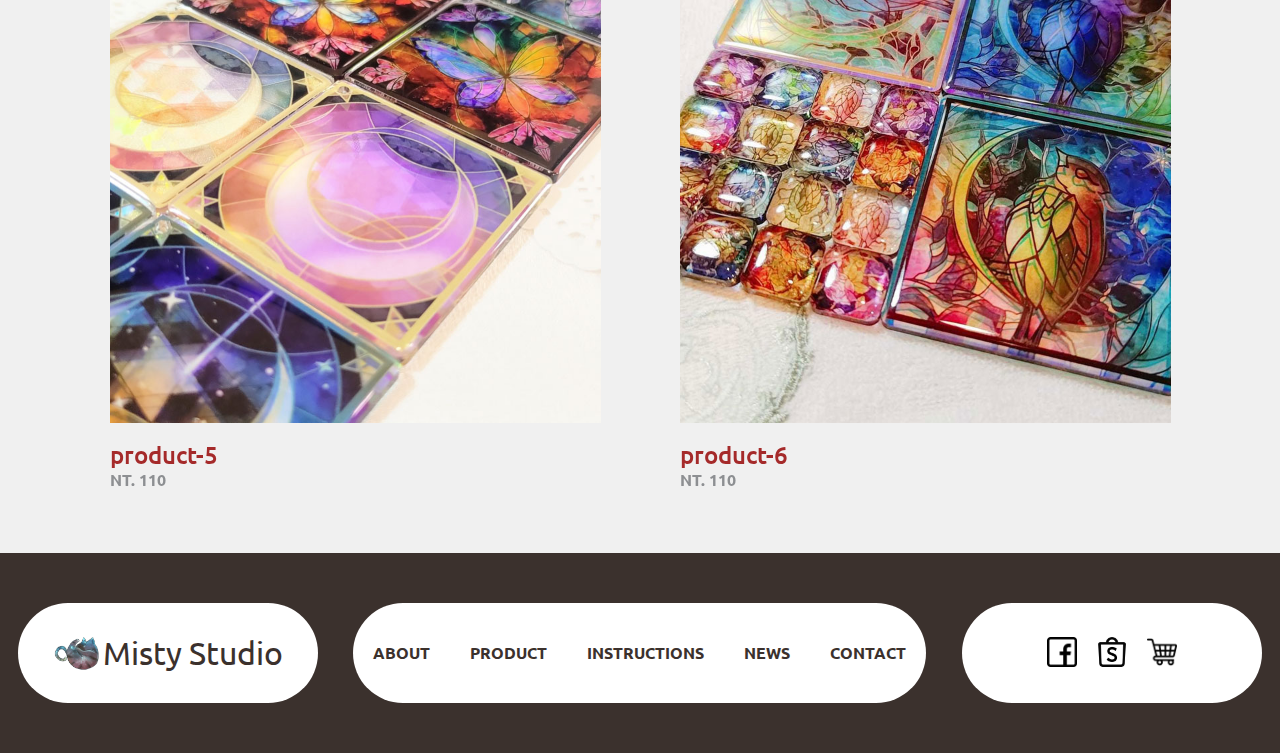
<file: product.html>
<!DOCTYPE html>
<html lang="zh-Hant-TW">

<head>
    <meta charset="UTF-8">
    <meta http-equiv="X-UA-Compatible" content="IE=edge">
    <meta name="viewport" content="width=device-width, initial-scale=1.0">
    <title>PRODUCT</title>
    <link rel="icon" href="./favicon.ico">

    <link rel="stylesheet" href="./css/style.css">

</head>

<body>
    <header class="topbar">
        <h1 class="logo ubuntu-light">
            <a href="index.html"><img src="./image/01.png" alt="logo">
                <p>Misty Studio</p>
            </a>
        </h1>
        <nav>
            <ul class="menu ubuntu-light">
                <li class="home"><a href="./index.html">HOME</a></li>
                <li><a class="img-about" href="./about.html"><img src="./image/icon-about.png" alt="">ABOUT</a></li>
                <li><a class="img-product" href="./product.html"><img src="./image/icon-product.png" alt="">PRODUCT</a></li>
                <li><a class="img-instruction" href="./instruction.html"><img src="./image/icon-instruction.png" alt="">INSTRUCTIONS</a></li>
                <li><a class="img-news" href="./index.html#news"><img src="./image/icon-news.png" alt="">NEWS</a></li>
                <li class="menu-contact"><a class="img-contact" href="./index.html#contact"><img src="./image/icon-contact.png" alt="">CONTACT</a></li>
            </ul>
        </nav>
        <div class="lightdark-swicth">
            <a href="##" class="light">
                <img src="./image/light.png" alt="">
            </a>
            <img class="dark" src="./image/dark.png" alt="">
        </div>
    </header>

    <main>

        <section id="product-content">
            <div class="product-title ubuntu-light ">
                <h1>PRODUCT</h1>
            </div>
            <div class="product-box ubuntu-light">
                <a
                    href="https://myship.7-11.com.tw/general/detail/GM2206036312042?fbclid=IwAR1b2_Mp653hHdIJngfv08m4KCMNlSXzbULASLjhmkYubQSw8DBdhepS7xc">
                    <div class="product-card">
                        <figure>
                            <img src="./image/product-1.jpg" alt="">
                        </figure>
                        <h1>product-1</h1>
                        <p>NT. 110</p>
                    </div>
                </a>
                <a
                    href="https://myship.7-11.com.tw/general/detail/GM2206036312042?fbclid=IwAR1b2_Mp653hHdIJngfv08m4KCMNlSXzbULASLjhmkYubQSw8DBdhepS7xc">
                    <div class="product-card">
                        <figure>
                            <img src="./image/product-2.jpg" alt="">
                        </figure>
                        <h1>product-2</h1>
                        <p>NT. 110</p>
                    </div>
                </a>
                <a
                    href="https://myship.7-11.com.tw/general/detail/GM2206036312042?fbclid=IwAR1b2_Mp653hHdIJngfv08m4KCMNlSXzbULASLjhmkYubQSw8DBdhepS7xc">
                    <div class="product-card">
                        <figure>
                            <img src="./image/product-3.jpg" alt="">
                        </figure>
                        <h1>product-3</h1>
                        <p>NT. 110</p>
                    </div>
                </a>
                <a
                    href="https://myship.7-11.com.tw/general/detail/GM2206036312042?fbclid=IwAR1b2_Mp653hHdIJngfv08m4KCMNlSXzbULASLjhmkYubQSw8DBdhepS7xc">
                    <div class="product-card">
                        <figure>
                            <img src="./image/product-4.jpg" alt="">
                        </figure>
                        <h1>product-4</h1>
                        <p>NT. 110</p>
                    </div>
                </a>
                <a
                    href="https://myship.7-11.com.tw/general/detail/GM2206036312042?fbclid=IwAR1b2_Mp653hHdIJngfv08m4KCMNlSXzbULASLjhmkYubQSw8DBdhepS7xc">
                    <div class="product-card">
                        <figure>
                            <img src="./image/product-5.jpg" alt="">
                        </figure>
                        <h1>product-5</h1>
                        <p>NT. 110</p>
                    </div>
                </a>
                <a
                    href="https://myship.7-11.com.tw/general/detail/GM2206036312042?fbclid=IwAR1b2_Mp653hHdIJngfv08m4KCMNlSXzbULASLjhmkYubQSw8DBdhepS7xc">
                    <div class="product-card">
                        <figure>
                            <img src="./image/product-6.jpg" alt="">
                        </figure>
                        <h1>product-6</h1>
                        <p>NT. 110</p>
                    </div>
                </a>
            </div>
        </section>

    </main>

    <footer>
        <h1 class="home ubuntu-light">
            <a href="./index.html">
                <img src="./image/02.png" alt="logo">
                <p>Misty Studio</p>
            </a>
        </h1>
        <nav class="footer-link">
            <ul class="menu ubuntu-light">
                <li><a href="./index.html#about">ABOUT</a></li>
                <li><a href="./index.html#product">PRODUCT</a></li>
                <li><a href="./index.html#explain">INSTRUCTIONS</a></li>
                <li><a href="./index.html#news">NEWS</a></li>
                <li><a href="./index.html#contact">CONTACT</a></li>
            </ul>
        </nav>
        <div class="icon">
            <a href="https://www.facebook.com/profile.php?id=100063178661094"><img src="./image/icon-facebook.png"
                    alt=""></a>
            <a href="https://shopee.tw/karrie1004"><img src="./image/icon-shopee.png" alt=""></a>
            <a
                href="https://myship.7-11.com.tw/general/detail/GM2206036312042?fbclid=IwAR1b2_Mp653hHdIJngfv08m4KCMNlSXzbULASLjhmkYubQSw8DBdhepS7xc"><img
                    src="./image/icon-shopping-cart.png" alt=""></a>
        </div>
    </footer>

    <script src="./js/jquery-3.7.1.min.js"></script>
    <script src="./js/vanilla-tilt.min.js"></script>
    <script src="./js/jquery.smoove.min.js"></script>
    <script src="./js/script.js"></script>

</body>

</html>
</file>
<file: css/style.css>
@charset "UTF-8";
/* 一定要寫這一行 */

@import url('https://fonts.googleapis.com/css2?family=Catamaran:wght@100..900&display=swap');
@import url('https://fonts.googleapis.com/css2?family=Ubuntu:ital,wght@0,300;0,400;0,500;0,700;1,300;1,400;1,500;1,700&display=swap');

/* 共用區 */
body {
	overflow-x: hidden;
}

.title {
	font-size: 2.1rem;
	color: #3b312d;
	margin-bottom: 1.6em;
	font-weight: 600;
}

.content {
	color: #3b312d;
	font-size: 1rem;
	margin-bottom: 22px;
	line-height: 2;
	font-weight: 500;
}

.link {
	margin-top: 22px;
	display: block;
	width: 165px;
	height: 44px;
	color: #ffffff;
	background-color: #3b312d;
	padding: 10px 50px;
	display: flex;
	justify-content: center;
	align-items: center;
	font-size: 1rem;
	transition: all 0.35s;
}

.link:hover {
	color: #3b312d;
	background-color: #ffffff;
	border: #3b312d 1px solid;
}

.text-shadow {
	text-shadow: 2px 2px #000;
}

.catamaran {
	font-family: "Catamaran", sans-serif;
	font-optical-sizing: auto;
	font-weight: 700;
}

.vanilla {
	transform-style: preserve-3d;
	transform: perspective(1000px);
	transform: translateZ(20px);
	text-shadow: 2px 2px #000;
}

.ubuntu-light {
	font-family: "Ubuntu", sans-serif;
}

/* css reset */
html,
body,
div,
span,
applet,
object,
iframe,
h1,
h2,
h3,
h4,
h5,
h6,
p,
blockquote,
pre,
a,
abbr,
acronym,
address,
big,
cite,
code,
del,
dfn,
em,
img,
ins,
kbd,
q,
s,
samp,
small,
strike,
strong,
sub,
sup,
tt,
var,
b,
u,
i,
center,
dl,
dt,
dd,
ol,
ul,
li,
fieldset,
form,
label,
legend,
table,
caption,
tbody,
tfoot,
thead,
tr,
th,
td,
article,
aside,
canvas,
details,
embed,
figure,
figcaption,
footer,
header,
hgroup,
menu,
nav,
output,
ruby,
section,
summary,
time,
mark,
audio,
video {
	margin: 0;
	padding: 0;
	border: 0;
	font-size: 100%;
	font: inherit;
	vertical-align: baseline;
}

/* HTML5 display-role reset for older browsers */
article,
aside,
details,
figcaption,
figure,
footer,
header,
hgroup,
menu,
nav,
section {
	display: block;
}

body {
	line-height: 1;
}

ol,
ul {
	list-style: none;
}

blockquote,
q {
	quotes: none;
}

blockquote:before,
blockquote:after,
q:before,
q:after {
	content: '';
	content: none;
}

table {
	border-collapse: collapse;
	border-spacing: 0;
}

* {
	box-sizing: border-box;
	/* 不累加邊框與內距的寬度 */
}

/* css reset end */

/* all */

a {
	text-decoration: none;
}

main,footer,header,body {
	position: relative;
}

section {
	position: relative;
	z-index: 50;
}

main img {
	object-fit: cover;
}

/* main img:hover{
	object-fit: cover;
} */

/* header */

.topbar {
	width: 100%;
	position: fixed;
	color: #3b312d;
	height: 70px;
	display: flex;
	align-items: center;
	justify-content: space-between;
	padding: 10px;
	background-color: #f0f0f0;
	z-index: 99;
	opacity: 0;
	flex-wrap: wrap;
}

.logo a {
	color: #3b312d;
	display: flex;
	align-items: center;
	font-size: 2rem;
	transition: all 0.35s;
}

.logo a img {
	transition: all 0.35s;
}

.menu .home {
	display: none;
}

.menu img {
	height: auto;
	width: auto;
	margin-right: 3px;
}


.menu a {
	padding: 5px 10px;
	border-radius: 99px;
	color: #3b312d;
	font-weight: 700;
	transition: all 0.35s;
	display: flex;
	align-items: center;
}

.menu a:hover {
	background-color: #3b312d;
	color: white;
}

header img {
	width: 50px;
	height: 50px;
}

.logo a:hover img {
	width: 60px;
	height: 60px;
}

.menu {
	display: flex;
}

.menu li {
	margin: 10px;
}

.topbar-h {
	height: 70px;
	width: 100%;
}

/* lightdark-swicth */

.lightdark-swicth img {
	cursor: pointer;
	height: auto;
	width: auto;
}

.dark {
	display: none;
}

/* RWD斷點 */
/* 大型設備(桌機) */
@media (min-width:821px) {}

/* 中型設備(平板) */
@media (max-width:1050px) {

	.menu li {
		margin: 2px;
	}

	.logo a p{
		display: none;
	}

}
@media (max-width:770px){

	.menu a img {
		display: none;
	}
}

/* 小型設備(手機) */
@media (max-width:640px) {
	.logo {
		display: none;
	}
	.menu-contact {
		display: none;
	}
	.menu .home {
		display: block;
	}

	.topbar {
		padding: 5px;
		justify-content: center;
	}

	.menu li a {
		font-size: 0.9rem;
	}
	.menu a {
		padding: 2px;
	}
}

/* banner */

#banner {
	position: relative;
}

#banner .down {
	position: absolute;
	bottom: 10%;
	right: 50%;
	animation: down 2s both infinite;
}

@keyframes down {
	0% {
		bottom: 11%;
	}

	50% {
		bottom: 9%;
	}

	100% {
		bottom: 11%;
	}
}

/* about */


#about,
#product,
#explain,
#news {
	z-index: 1;
	position: relative;
	margin: auto;
	height: 800px;
	width: 90%;
	display: flex;
	justify-content: center;
}

#about>div,
#product>div,
#explain>div,
#news>div {
	width: 50%;
}

.about-left,
.explain-right {
	z-index: 1;
	height: 100%;
	display: flex;
	align-items: center;
	justify-content: center;
}

.about-left img,
.product-right img {
	height: 90%;
}

.about-left-img{
	position: relative;
	width: 60%;
	height: 90%;
	overflow: hidden;
}

.about-left-img img {
	position: absolute;
	width: 150%;
	height: auto;
}

.about-right,
.product-left,
.news-left {
	z-index: 1;
	display: flex;
	align-items: center;
}

.about-right-box,
.product-left-box,
.explain-right-box,
.news-left-box,
.news-right {
	z-index: 1;
	width: 80%;
	padding: 95px;
}

.bg-rotate{
	position: absolute;
	z-index: 0;

}

.bg-rotate-1{
	right: -100px;
	/* animation: bg-rotate 20s linear infinite; */
	rotate: 30deg;
}
.bg-rotate-2{
	left: -100px;
	bottom: -100px;
	rotate: 264deg;
	/* animation: bg-rotate 15s linear infinite; */
}

.bg-rotate-3{
	left: 800px;
	bottom: 50%;
	rotate: 60deg;
}
.bg-rotate-4{
	left: 40%;
	top: 100px;
	rotate: 75deg;
}

.bg-rotate-5{
	right: 0;
	top: 0;
	rotate: 65deg;
}

@media (max-width:863px){
	.bg-rotate{
		display: none;
	}
}

/* @keyframes bg-rotate{
	0%{
		rotate: 0deg;
	}
	100%{
		rotate: 359deg;
	}
} */


/* RWD斷點 */
/* 大型設備(桌機) */
/* 中型設備(平板) */
@media (max-width:1250px) {

	#about,
	#product,
	#explain,
	#news {
		/* flex-direction: column; */
		width: 100%;
	}

	/* #about>div{
		width: 100%;
	} */

	/* .about-left,
	.about-right {
		height: auto;
	} */

	.about-right-box,
	.product-left-box,
	.explain-right-box,
	.news-left-box,
	.news-right {
		width: 100%;
		padding: 10px;
	}
}

@media (max-width:1030px) {

	#about,
	#product,
	#explain,
	#news {
		/* flex-direction: column;
		width: 100%; */
		height: auto;
	}

	/* #about>div,
	#product>div,
	#explain>div,
	#news>div {
		width: 100%;
	} */

	/* #about img, */
	#product img,
	#explain img,
	#news img {
		height: 50vh;
	}

	.about-right-box,
	.product-left-box,
	.explain-right-box,
	.news-left-box,
	.news-right {
		width: 100%;
		padding: 10px;
	}
	.about-left {
		height: auto;
	}
}


/* 小型設備(手機) */
@media (max-width:640px) {}

/* product */
#product {
	height: 800px;
	margin: 0;
}

.product-right {
	z-index: 1;
	display: flex;
	justify-content: flex-end;
	align-items: center;
}

@media (max-width:1250px) {
	.product-right {
		justify-content: center;
	}

}

/* explain */

#explain {
	width: 100%;
}

.explain-left {
	z-index: 1;
	height: 100%;
}

.explain-left img {
	height: 100%;
	width: 100%;
	object-fit: cover;
}

.explain-right {
	justify-content: flex-start;
}

/* news */

.news-right {
	padding: 0;
	display: flex;
	justify-content: space-around;
	align-items: center;
}

.news-right img {
	/* margin: 10%; */
	width: 40%;
	height: 70%;
	object-fit: cover;
}

/* 小型設備(手機) */
@media (max-width:640px) {

	#about,
	#product,
	#explain,
	#news {
		flex-direction: column;
		width: 100%;
		height: auto;
		margin-bottom: 30px;
		border-bottom: #3b312d 1px solid;
		padding: 5px;
	}

	#about>div,
	#product>div,
	#explain>div,
	#news>div {
		width: 100%;
	}
}

/* contact */

#contact {
	height: 800px;
	display: flex;
	flex-direction: column;
	/* justify-content: space-around; */
	align-items: center;
}

#contact form {
	display: flex;
	flex-direction: column;
}

#contact form label {
	font-size: 1.2rem;
	color: #6c2911;
}

#form-contact {
	width: 35%;
	max-width: 480px;
	min-width: 200px;
	/* 讓按鈕置中 */
	display: flex;
	flex-direction: column;
	align-items: center;
}

#form-contact>* {
	width: 100%;
	display: block;
}

#form-contact label,
button {
	margin-top: 20px;
	margin-bottom: 10px;
	font-size: 0.8rem;
}

#form-contact input,
#form-contact textarea {
	padding: 10px;
	/* outline: none; */

	opacity: 0.8;

	background-color: rgba(108, 41, 17, 0.2);
	backdrop-filter: blur(10px);
	border-radius: 5px;
	box-shadow: 2px 2px 4px 1px rgba(rgba(64, 53, 49, 0.2)),
		inset -1px -1px 1px rgba(64, 53, 49, 0.2);
	border: rgba(64, 53, 49, 0.2) solid 1px;
}

#output {
	display: flex;
	justify-content: center;
	align-items: center;
	cursor: pointer;
	height: 40px;
	width: 100px;
	opacity: 1;
	color: #6c2911;
	background-color: rgba(108, 41, 17, 0.2);
	backdrop-filter: blur(10px);
	border-radius: 5px;
	box-shadow: 2px 2px 4px 1px rgba(rgba(64, 53, 49, 0.2)),
		inset -1px -1px 1px rgba(64, 53, 49, 0.2);
	border: rgba(64, 53, 49, 0.2) solid 1px;
	font-size: 1.2rem;
	letter-spacing: 1px;
}

#output:hover {
	color: #3b312d;
}

/* carousel */

#carousel {
	height: 500px;
	/* background-color: #EAE5DB; */
	overflow: hidden;
	position: relative;
}

.carousel-box {
	position: absolute;
	left: 0;
	display: flex;
	width: auto;
	height: 100%;
	animation: carousel 50s ease-in-out infinite;
}

.carousel-box img {
	width: 25vw;
	object-fit: cover;
	object-position: center;
}

@keyframes carousel {
	0% {
		left: 0;
	}

	9% {
		left: 0;
	}

	10% {
		left: -25vw;
	}

	19% {
		left: -25vw;
	}

	20% {
		left: -50vw;
	}

	29% {
		left: -50vw;
	}

	30% {
		left: -75vw;
	}

	39% {
		left: -75vw;
	}

	40% {
		left: -100vw;
	}

	49% {
		left: -100vw;
	}

	50% {
		left: -125vw;
	}

	59% {
		left: -125vw;
	}

	60% {
		left: -150vw;
	}

	69% {
		left: -150vw;
	}

	70% {
		left: -175vw;
	}

	79% {
		left: -175vw;
	}

	80% {
		left: -200vw;
	}

	89% {
		left: -200vw;
	}

	90% {
		left: -225vw;
	}

	99% {
		left: -225vw;
	}

	100% {
		left: -250vw;
	}

}

/* footer */

footer {
	width: 100%;
	height: 200px;
	background-color: #3b312d;
	display: flex;
	align-items: center;
	justify-content: space-around;
}

footer .home {
	width: 300px;
	height: 100px;
	border-radius: 99px;
	display: flex;
	align-items: center;
	justify-content: center;
	background-color: white;
}

footer .home img {
	width: 50px;
	height: 50px;
	transition: all 0.35s;
}

footer .home a:hover img {
	width: 60px;
	height: 60px;
}

footer .home a {
	color: #3b312d;
	font-size: 2rem;
	display: flex;
	align-items: center;
}

.footer-link {
	display: flex;
	align-items: center;
	justify-content: center;

	height: 100px;
	border-radius: 99px;
	background-color: white;
}

.icon {
	width: 300px;
	height: 100px;
	border-radius: 99px;
	display: flex;
	align-items: center;
	justify-content: center;
	background-color: white;
}

.icon img {
	width: 30px;
	height: 30px;
	margin: 10px;
	transition: all 0.35s;
}

.icon a:hover img {
	width: 35px;
	height: 35px;
}

/* RWD斷點 */
/* 大型設備(桌機) */

/* 中型設備(平板) */
@media (max-width:1090px) {
	footer {
		height: auto;
		display: flex;
		flex-direction: column;
		align-items: center;
		justify-content: space-around;
	}
	
	.home, .icon ,.footer-link {
		margin: 10px;
	}

}

/* 小型設備(手機) */
@media (max-width:640px) {}

/* 動畫區 */
.moving-text {
	position: absolute;
	top: 700px;
	height: 6rem;
	width: 100%;
	display: flex;
	align-items: center;
	justify-content: center;
	z-index: 10;
}

.moving-text-box {
	position: relative;
	height: 100%;
	width: 70%;
	overflow-x: hidden;
}

.moving-text-box::-webkit-scrollbar {
	display: none;
}

.moving-text-content {
	position: absolute;
	font-size: 5rem;
	white-space: nowrap;
	font-weight: 300;
	left: -50px;
}

/* product-content */

#product-content {
	min-height: 100vh;
	padding: 100px 95px 50px 95px;
	background-color: #f0f0f0;
}

.product-title {
	width: 100%;
	padding-bottom: 20px;
	/* border-bottom: #6c2911 2px solid; */
	margin-bottom: 50px;
	text-align: center;
	font-size: 1.75rem;
	font-weight: 600;
}


#product-content a {
	font-weight: 600;
	/* height: 500px; */
	margin: 15px;
	width: 31%;
}



.product-card {

	display: flex;
	flex-direction: column;
	/* margin-bottom: 50px; */
	transform-style: preserve-3d;
	transform: perspective(1000px);
	transform: translateZ(20px)
}

.product-card figure {
	width: 100%;
	height: 60vh;
	margin-bottom: 20px;
	display: flex;
	align-items: center;
	justify-content: center;
	overflow: hidden;

}

.product-card img {
	width: 100%;
	height: 100%;
	object-position: center;
}

.product-card figure:hover img {
	animation: bigCard 100s linear;
}

@keyframes bigCard {
	0% {
		width: 100%;
		height: 100%;
	}

	5% {
		width: 150%;
		height: 150%;
	}

	100% {
		width: 150%;
		height: 150%;
	}
}

.product-card h1 {
	font-size: 1.5rem;
	font-weight: 500;
	margin-bottom: 5px;
	color: brown;
}

.product-card p {
	color: #8D8F92;
}

.product-box {
	display: flex;
	justify-content: space-between;
	flex-wrap: wrap;
}


/* RWD斷點 */
/* 中型設備(平板) */
@media (max-width:1500px) {
	#product-content a {
		width: 45%;
	}
}
@media (max-width:830px) {
	#product-content a {
		width: 100%;
		padding-bottom: 5px;
		border-bottom: #8D8F92 0.5px solid;
	}
}

/* 小型設備(手機) */
@media (max-width:640px) {
	#product-content {
		min-height: 100vh;
		padding: 100px 20px 50px 20px;
		background-color: #f0f0f0;
	}

}

/* introduce */

#introduce {
	min-height: 100vh;
	display: flex;
}

#introduce>div {
	width: 50%;
	height: 100vh;
}

.introduce-left {
	background-color: #EAE5DB;
	display: flex;
	flex-direction: column;
	justify-content: flex-end;
	padding: 0 10% 10px 10%;
}

.introduce-right {
	background-image: url(../image/introduce-card.jpg);
	background-size: cover;
	background-position: center;
}

.introduce-2{
	flex-direction: row-reverse;
}

.introduce-right-bg{
	background-image: url(../image/introduce-card-2.jpg);
}


/* RWD斷點 */

@media (max-width:1030px) {
	#introduce {
		flex-direction: column;
	}
	#introduce>div {
		width: 100%;
	}
	.introduce-left{
		justify-content: center;
	}
}


#mouseFollow{
	position: absolute;
	width: 30px; 
	height: 30px;
	border: #EAE5DB solid 1px;
	/* top: 50%; 
	left: 50%; */
	margin: -15px 0 0 -15px;
	/* background: tomato; */
	border-radius: 50%;
	/* -webkit-backface-visibility:hidden; */
}
@media (max-width:640px) {
	#mouseFollow{
		display: none;
	}
}


/* RWD斷點 */
/* 大型設備(桌機) */
@media (min-width:821px) {}

/* 中型設備(平板) */
@media (max-width:820px) {}

/* 小型設備(手機) */
@media (max-width:640px) {}
</file>
<file: css/banner.css>
#banner {
	height: 100vh;
	background: url(../image/banner-bg.jpg);
	background-repeat: no-repeat;
	background-position: top;
	background-size:100%;
	/* overflow: hidden; */
	filter: drop-shadow(0 0 10px white);
	animation: big 100s linear infinite;
	z-index: 99;
}


/* RWD斷點 */

/* 中型設備(平板) */
@media (max-width:1025px) {
	#banner {
		animation: none;
		background-size:cover;
		background-position: center;
	}
}

/* 小型設備(手機) */
@media (max-width:640px) {}

@keyframes big {
	0% {
		background-size: 100%;
	}

	50%{
		background-size: 150%;
	}

	100%{
		background-size: 100%;
	}
}

.snow {
	position: absolute;
	width: 10px;
	height: 10px;
	background: white;
	border-radius: 50%;
}

.snow:nth-child(1) {
	opacity: 0.2109;
	transform: translate(56.3416vw, -10px) scale(0.882);
	animation: fall-1 20s -26s linear infinite;
}

@keyframes fall-1 {
	49.655% {
		transform: translate(53.3697vw, 49.655vh) scale(0.882);
	}

	to {
		transform: translate(54.85565vw, 100vh) scale(0.882);
	}
}

.snow:nth-child(2) {
	opacity: 0.9479;
	transform: translate(7.665vw, -10px) scale(0.3345);
	animation: fall-2 12s -16s linear infinite;
}

@keyframes fall-2 {
	78.245% {
		transform: translate(15.8274vw, 78.245vh) scale(0.3345);
	}

	to {
		transform: translate(11.7462vw, 100vh) scale(0.3345);
	}
}

.snow:nth-child(3) {
	opacity: 0.5811;
	transform: translate(78.8251vw, -10px) scale(0.1801);
	animation: fall-3 19s -12s linear infinite;
}

@keyframes fall-3 {
	63.991% {
		transform: translate(81.6551vw, 63.991vh) scale(0.1801);
	}

	to {
		transform: translate(80.2401vw, 100vh) scale(0.1801);
	}
}

.snow:nth-child(4) {
	opacity: 0.7589;
	transform: translate(31.4884vw, -10px) scale(0.1741);
	animation: fall-4 12s -5s linear infinite;
}

@keyframes fall-4 {
	68.879% {
		transform: translate(25.9032vw, 68.879vh) scale(0.1741);
	}

	to {
		transform: translate(28.6958vw, 100vh) scale(0.1741);
	}
}

.snow:nth-child(5) {
	opacity: 0.8367;
	transform: translate(33.0766vw, -10px) scale(0.3177);
	animation: fall-5 12s -9s linear infinite;
}

@keyframes fall-5 {
	45.962% {
		transform: translate(30.8499vw, 45.962vh) scale(0.3177);
	}

	to {
		transform: translate(31.96325vw, 100vh) scale(0.3177);
	}
}

.snow:nth-child(6) {
	opacity: 0.0841;
	transform: translate(13.903vw, -10px) scale(0.1723);
	animation: fall-6 22s -21s linear infinite;
}

@keyframes fall-6 {
	68.987% {
		transform: translate(21.0123vw, 68.987vh) scale(0.1723);
	}

	to {
		transform: translate(17.45765vw, 100vh) scale(0.1723);
	}
}

.snow:nth-child(7) {
	opacity: 0.6618;
	transform: translate(4.549vw, -10px) scale(0.0135);
	animation: fall-7 10s -1s linear infinite;
}

@keyframes fall-7 {
	32.271% {
		transform: translate(11.7868vw, 32.271vh) scale(0.0135);
	}

	to {
		transform: translate(8.1679vw, 100vh) scale(0.0135);
	}
}

.snow:nth-child(8) {
	opacity: 0.8954;
	transform: translate(73.0297vw, -10px) scale(0.2163);
	animation: fall-8 26s -7s linear infinite;
}

@keyframes fall-8 {
	64.677% {
		transform: translate(77.1109vw, 64.677vh) scale(0.2163);
	}

	to {
		transform: translate(75.0703vw, 100vh) scale(0.2163);
	}
}

.snow:nth-child(9) {
	opacity: 0.4174;
	transform: translate(46.3786vw, -10px) scale(0.8343);
	animation: fall-9 12s -11s linear infinite;
}

@keyframes fall-9 {
	36.811% {
		transform: translate(54.4598vw, 36.811vh) scale(0.8343);
	}

	to {
		transform: translate(50.4192vw, 100vh) scale(0.8343);
	}
}

.snow:nth-child(10) {
	opacity: 0.9869;
	transform: translate(60.1296vw, -10px) scale(0.9575);
	animation: fall-10 15s -16s linear infinite;
}

@keyframes fall-10 {
	75.163% {
		transform: translate(64.2787vw, 75.163vh) scale(0.9575);
	}

	to {
		transform: translate(62.20415vw, 100vh) scale(0.9575);
	}
}

.snow:nth-child(11) {
	opacity: 0.5609;
	transform: translate(32.4322vw, -10px) scale(0.0707);
	animation: fall-11 12s -15s linear infinite;
}

@keyframes fall-11 {
	79.774% {
		transform: translate(27.0235vw, 79.774vh) scale(0.0707);
	}

	to {
		transform: translate(29.72785vw, 100vh) scale(0.0707);
	}
}

.snow:nth-child(12) {
	opacity: 0.1596;
	transform: translate(42.0558vw, -10px) scale(0.6481);
	animation: fall-12 10s -4s linear infinite;
}

@keyframes fall-12 {
	71.353% {
		transform: translate(35.2633vw, 71.353vh) scale(0.6481);
	}

	to {
		transform: translate(38.65955vw, 100vh) scale(0.6481);
	}
}

.snow:nth-child(13) {
	opacity: 0.4286;
	transform: translate(37.6992vw, -10px) scale(0.2546);
	animation: fall-13 13s -1s linear infinite;
}

@keyframes fall-13 {
	58.691% {
		transform: translate(43.1844vw, 58.691vh) scale(0.2546);
	}

	to {
		transform: translate(40.4418vw, 100vh) scale(0.2546);
	}
}

.snow:nth-child(14) {
	opacity: 0.0139;
	transform: translate(97.0806vw, -10px) scale(0.776);
	animation: fall-14 22s -20s linear infinite;
}

@keyframes fall-14 {
	60.895% {
		transform: translate(88.322vw, 60.895vh) scale(0.776);
	}

	to {
		transform: translate(92.7013vw, 100vh) scale(0.776);
	}
}

.snow:nth-child(15) {
	opacity: 0.2684;
	transform: translate(31.6573vw, -10px) scale(0.6144);
	animation: fall-15 18s -30s linear infinite;
}

@keyframes fall-15 {
	66.063% {
		transform: translate(31.5198vw, 66.063vh) scale(0.6144);
	}

	to {
		transform: translate(31.58855vw, 100vh) scale(0.6144);
	}
}

.snow:nth-child(16) {
	opacity: 0.5937;
	transform: translate(43.1648vw, -10px) scale(0.9998);
	animation: fall-16 17s -8s linear infinite;
}

@keyframes fall-16 {
	31.25% {
		transform: translate(45.396vw, 31.25vh) scale(0.9998);
	}

	to {
		transform: translate(44.2804vw, 100vh) scale(0.9998);
	}
}

.snow:nth-child(17) {
	opacity: 0.3553;
	transform: translate(28.4677vw, -10px) scale(0.2811);
	animation: fall-17 16s -5s linear infinite;
}

@keyframes fall-17 {
	46.83% {
		transform: translate(27.9866vw, 46.83vh) scale(0.2811);
	}

	to {
		transform: translate(28.22715vw, 100vh) scale(0.2811);
	}
}

.snow:nth-child(18) {
	opacity: 0.2793;
	transform: translate(93.4966vw, -10px) scale(0.7953);
	animation: fall-18 20s -13s linear infinite;
}

@keyframes fall-18 {
	35.716% {
		transform: translate(93.1577vw, 35.716vh) scale(0.7953);
	}

	to {
		transform: translate(93.32715vw, 100vh) scale(0.7953);
	}
}

.snow:nth-child(19) {
	opacity: 0.8933;
	transform: translate(71.4657vw, -10px) scale(0.1878);
	animation: fall-19 11s -21s linear infinite;
}

@keyframes fall-19 {
	73.158% {
		transform: translate(78.533vw, 73.158vh) scale(0.1878);
	}

	to {
		transform: translate(74.99935vw, 100vh) scale(0.1878);
	}
}

.snow:nth-child(20) {
	opacity: 0.3412;
	transform: translate(85.4533vw, -10px) scale(0.7732);
	animation: fall-20 22s -30s linear infinite;
}

@keyframes fall-20 {
	34.362% {
		transform: translate(86.8144vw, 34.362vh) scale(0.7732);
	}

	to {
		transform: translate(86.13385vw, 100vh) scale(0.7732);
	}
}

.snow:nth-child(21) {
	opacity: 0.3827;
	transform: translate(1.4727vw, -10px) scale(0.8518);
	animation: fall-21 11s -2s linear infinite;
}

@keyframes fall-21 {
	78.702% {
		transform: translate(-0.0281vw, 78.702vh) scale(0.8518);
	}

	to {
		transform: translate(0.7223vw, 100vh) scale(0.8518);
	}
}

.snow:nth-child(22) {
	opacity: 0.0051;
	transform: translate(85.7649vw, -10px) scale(0.662);
	animation: fall-22 22s -12s linear infinite;
}

@keyframes fall-22 {
	69.53% {
		transform: translate(81.0006vw, 69.53vh) scale(0.662);
	}

	to {
		transform: translate(83.38275vw, 100vh) scale(0.662);
	}
}

.snow:nth-child(23) {
	opacity: 0.9325;
	transform: translate(76.331vw, -10px) scale(0.7009);
	animation: fall-23 17s -18s linear infinite;
}

@keyframes fall-23 {
	79.038% {
		transform: translate(80.4728vw, 79.038vh) scale(0.7009);
	}

	to {
		transform: translate(78.4019vw, 100vh) scale(0.7009);
	}
}

.snow:nth-child(24) {
	opacity: 0.6743;
	transform: translate(81.0131vw, -10px) scale(0.7837);
	animation: fall-24 23s -12s linear infinite;
}

@keyframes fall-24 {
	40.8% {
		transform: translate(83.8311vw, 40.8vh) scale(0.7837);
	}

	to {
		transform: translate(82.4221vw, 100vh) scale(0.7837);
	}
}

.snow:nth-child(25) {
	opacity: 0.6917;
	transform: translate(85.9196vw, -10px) scale(0.7623);
	animation: fall-25 15s -2s linear infinite;
}

@keyframes fall-25 {
	37.67% {
		transform: translate(89.963vw, 37.67vh) scale(0.7623);
	}

	to {
		transform: translate(87.9413vw, 100vh) scale(0.7623);
	}
}

.snow:nth-child(26) {
	opacity: 0.1434;
	transform: translate(4.7128vw, -10px) scale(0.257);
	animation: fall-26 20s -14s linear infinite;
}

@keyframes fall-26 {
	57.011% {
		transform: translate(3.2777vw, 57.011vh) scale(0.257);
	}

	to {
		transform: translate(3.99525vw, 100vh) scale(0.257);
	}
}

.snow:nth-child(27) {
	opacity: 0.2788;
	transform: translate(72.2513vw, -10px) scale(0.6878);
	animation: fall-27 17s -28s linear infinite;
}

@keyframes fall-27 {
	59.366% {
		transform: translate(73.3885vw, 59.366vh) scale(0.6878);
	}

	to {
		transform: translate(72.8199vw, 100vh) scale(0.6878);
	}
}

.snow:nth-child(28) {
	opacity: 0.0706;
	transform: translate(18.3371vw, -10px) scale(0.0908);
	animation: fall-28 30s -12s linear infinite;
}

@keyframes fall-28 {
	30.624% {
		transform: translate(25.7823vw, 30.624vh) scale(0.0908);
	}

	to {
		transform: translate(22.0597vw, 100vh) scale(0.0908);
	}
}

.snow:nth-child(29) {
	opacity: 0.9356;
	transform: translate(57.7452vw, -10px) scale(0.8377);
	animation: fall-29 17s -7s linear infinite;
}

@keyframes fall-29 {
	64% {
		transform: translate(62.3604vw, 64vh) scale(0.8377);
	}

	to {
		transform: translate(60.0528vw, 100vh) scale(0.8377);
	}
}

.snow:nth-child(30) {
	opacity: 0.7072;
	transform: translate(5.977vw, -10px) scale(0.084);
	animation: fall-30 11s -23s linear infinite;
}

@keyframes fall-30 {
	30.642% {
		transform: translate(6.1346vw, 30.642vh) scale(0.084);
	}

	to {
		transform: translate(6.0558vw, 100vh) scale(0.084);
	}
}

.snow:nth-child(31) {
	opacity: 0.8049;
	transform: translate(69.3122vw, -10px) scale(0.9041);
	animation: fall-31 30s -4s linear infinite;
}

@keyframes fall-31 {
	40.22% {
		transform: translate(70.7343vw, 40.22vh) scale(0.9041);
	}

	to {
		transform: translate(70.02325vw, 100vh) scale(0.9041);
	}
}

.snow:nth-child(32) {
	opacity: 0.2925;
	transform: translate(2.8054vw, -10px) scale(0.5551);
	animation: fall-32 16s -16s linear infinite;
}

@keyframes fall-32 {
	63.216% {
		transform: translate(-0.8066vw, 63.216vh) scale(0.5551);
	}

	to {
		transform: translate(0.9994vw, 100vh) scale(0.5551);
	}
}

.snow:nth-child(33) {
	opacity: 0.9346;
	transform: translate(37.9994vw, -10px) scale(0.7981);
	animation: fall-33 12s -12s linear infinite;
}

@keyframes fall-33 {
	78.099% {
		transform: translate(40.5259vw, 78.099vh) scale(0.7981);
	}

	to {
		transform: translate(39.26265vw, 100vh) scale(0.7981);
	}
}

.snow:nth-child(34) {
	opacity: 0.3678;
	transform: translate(10.587vw, -10px) scale(0.3308);
	animation: fall-34 23s -3s linear infinite;
}

@keyframes fall-34 {
	59.636% {
		transform: translate(4.8736vw, 59.636vh) scale(0.3308);
	}

	to {
		transform: translate(7.7303vw, 100vh) scale(0.3308);
	}
}

.snow:nth-child(35) {
	opacity: 0.9733;
	transform: translate(6.9655vw, -10px) scale(0.519);
	animation: fall-35 30s -16s linear infinite;
}

@keyframes fall-35 {
	50.315% {
		transform: translate(-0.6667vw, 50.315vh) scale(0.519);
	}

	to {
		transform: translate(3.1494vw, 100vh) scale(0.519);
	}
}

.snow:nth-child(36) {
	opacity: 0.0862;
	transform: translate(64.582vw, -10px) scale(0.9688);
	animation: fall-36 10s -3s linear infinite;
}

@keyframes fall-36 {
	51.823% {
		transform: translate(58.6489vw, 51.823vh) scale(0.9688);
	}

	to {
		transform: translate(61.61545vw, 100vh) scale(0.9688);
	}
}

.snow:nth-child(37) {
	opacity: 0.8594;
	transform: translate(71.5143vw, -10px) scale(0.7126);
	animation: fall-37 14s -12s linear infinite;
}

@keyframes fall-37 {
	44.064% {
		transform: translate(65.2124vw, 44.064vh) scale(0.7126);
	}

	to {
		transform: translate(68.36335vw, 100vh) scale(0.7126);
	}
}

.snow:nth-child(38) {
	opacity: 0.7085;
	transform: translate(90.0494vw, -10px) scale(0.912);
	animation: fall-38 21s -1s linear infinite;
}

@keyframes fall-38 {
	51.935% {
		transform: translate(86.8228vw, 51.935vh) scale(0.912);
	}

	to {
		transform: translate(88.4361vw, 100vh) scale(0.912);
	}
}

.snow:nth-child(39) {
	opacity: 0.3218;
	transform: translate(57.2139vw, -10px) scale(0.5759);
	animation: fall-39 15s -25s linear infinite;
}

@keyframes fall-39 {
	54.059% {
		transform: translate(66.9661vw, 54.059vh) scale(0.5759);
	}

	to {
		transform: translate(62.09vw, 100vh) scale(0.5759);
	}
}

.snow:nth-child(40) {
	opacity: 0.212;
	transform: translate(51.0366vw, -10px) scale(0.1257);
	animation: fall-40 19s -16s linear infinite;
}

@keyframes fall-40 {
	75.914% {
		transform: translate(44.0617vw, 75.914vh) scale(0.1257);
	}

	to {
		transform: translate(47.54915vw, 100vh) scale(0.1257);
	}
}

.snow:nth-child(41) {
	opacity: 0.5567;
	transform: translate(31.5748vw, -10px) scale(0.1798);
	animation: fall-41 23s -3s linear infinite;
}

@keyframes fall-41 {
	56.51% {
		transform: translate(29.3395vw, 56.51vh) scale(0.1798);
	}

	to {
		transform: translate(30.45715vw, 100vh) scale(0.1798);
	}
}

.snow:nth-child(42) {
	opacity: 0.1939;
	transform: translate(91.379vw, -10px) scale(0.5345);
	animation: fall-42 29s -26s linear infinite;
}

@keyframes fall-42 {
	41.096% {
		transform: translate(95.0122vw, 41.096vh) scale(0.5345);
	}

	to {
		transform: translate(93.1956vw, 100vh) scale(0.5345);
	}
}

.snow:nth-child(43) {
	opacity: 0.9828;
	transform: translate(11.7113vw, -10px) scale(0.3667);
	animation: fall-43 22s -10s linear infinite;
}

@keyframes fall-43 {
	68.625% {
		transform: translate(2.4399vw, 68.625vh) scale(0.3667);
	}

	to {
		transform: translate(7.0756vw, 100vh) scale(0.3667);
	}
}

.snow:nth-child(44) {
	opacity: 0.364;
	transform: translate(54.2709vw, -10px) scale(0.704);
	animation: fall-44 19s -24s linear infinite;
}

@keyframes fall-44 {
	62.622% {
		transform: translate(46.6323vw, 62.622vh) scale(0.704);
	}

	to {
		transform: translate(50.4516vw, 100vh) scale(0.704);
	}
}

.snow:nth-child(45) {
	opacity: 0.0095;
	transform: translate(24.1443vw, -10px) scale(0.5735);
	animation: fall-45 19s -24s linear infinite;
}

@keyframes fall-45 {
	78.08% {
		transform: translate(30.825vw, 78.08vh) scale(0.5735);
	}

	to {
		transform: translate(27.48465vw, 100vh) scale(0.5735);
	}
}

.snow:nth-child(46) {
	opacity: 0.9737;
	transform: translate(57.5601vw, -10px) scale(0.9713);
	animation: fall-46 16s -10s linear infinite;
}

@keyframes fall-46 {
	47.433% {
		transform: translate(65.9274vw, 47.433vh) scale(0.9713);
	}

	to {
		transform: translate(61.74375vw, 100vh) scale(0.9713);
	}
}

.snow:nth-child(47) {
	opacity: 0.4568;
	transform: translate(74.1796vw, -10px) scale(0.2678);
	animation: fall-47 12s -12s linear infinite;
}

@keyframes fall-47 {
	47.967% {
		transform: translate(67.2922vw, 47.967vh) scale(0.2678);
	}

	to {
		transform: translate(70.7359vw, 100vh) scale(0.2678);
	}
}

.snow:nth-child(48) {
	opacity: 0.1984;
	transform: translate(35.5071vw, -10px) scale(0.7024);
	animation: fall-48 23s -25s linear infinite;
}

@keyframes fall-48 {
	55.774% {
		transform: translate(42.4914vw, 55.774vh) scale(0.7024);
	}

	to {
		transform: translate(38.99925vw, 100vh) scale(0.7024);
	}
}

.snow:nth-child(49) {
	opacity: 0.6701;
	transform: translate(90.848vw, -10px) scale(0.806);
	animation: fall-49 28s -12s linear infinite;
}

@keyframes fall-49 {
	36.915% {
		transform: translate(82.9525vw, 36.915vh) scale(0.806);
	}

	to {
		transform: translate(86.90025vw, 100vh) scale(0.806);
	}
}

.snow:nth-child(50) {
	opacity: 0.4998;
	transform: translate(84.6364vw, -10px) scale(0.389);
	animation: fall-50 13s -13s linear infinite;
}

@keyframes fall-50 {
	33.133% {
		transform: translate(85.9744vw, 33.133vh) scale(0.389);
	}

	to {
		transform: translate(85.3054vw, 100vh) scale(0.389);
	}
}

.snow:nth-child(51) {
	opacity: 0.5792;
	transform: translate(96.168vw, -10px) scale(0.4158);
	animation: fall-51 12s -1s linear infinite;
}

@keyframes fall-51 {
	44.492% {
		transform: translate(90.0839vw, 44.492vh) scale(0.4158);
	}

	to {
		transform: translate(93.12595vw, 100vh) scale(0.4158);
	}
}

.snow:nth-child(52) {
	opacity: 0.9587;
	transform: translate(54.0257vw, -10px) scale(0.8143);
	animation: fall-52 19s -30s linear infinite;
}

@keyframes fall-52 {
	56.097% {
		transform: translate(58.269vw, 56.097vh) scale(0.8143);
	}

	to {
		transform: translate(56.14735vw, 100vh) scale(0.8143);
	}
}

.snow:nth-child(53) {
	opacity: 0.8446;
	transform: translate(8.0219vw, -10px) scale(0.6161);
	animation: fall-53 19s -29s linear infinite;
}

@keyframes fall-53 {
	30.836% {
		transform: translate(8.1179vw, 30.836vh) scale(0.6161);
	}

	to {
		transform: translate(8.0699vw, 100vh) scale(0.6161);
	}
}

.snow:nth-child(54) {
	opacity: 0.4188;
	transform: translate(33.7019vw, -10px) scale(0.5735);
	animation: fall-54 24s -19s linear infinite;
}

@keyframes fall-54 {
	70.728% {
		transform: translate(38.876vw, 70.728vh) scale(0.5735);
	}

	to {
		transform: translate(36.28895vw, 100vh) scale(0.5735);
	}
}

.snow:nth-child(55) {
	opacity: 0.7601;
	transform: translate(2.6303vw, -10px) scale(0.8768);
	animation: fall-55 11s -28s linear infinite;
}

@keyframes fall-55 {
	64.397% {
		transform: translate(8.7867vw, 64.397vh) scale(0.8768);
	}

	to {
		transform: translate(5.7085vw, 100vh) scale(0.8768);
	}
}

.snow:nth-child(56) {
	opacity: 0.1826;
	transform: translate(29.8119vw, -10px) scale(0.2133);
	animation: fall-56 22s -20s linear infinite;
}

@keyframes fall-56 {
	36.159% {
		transform: translate(27.6732vw, 36.159vh) scale(0.2133);
	}

	to {
		transform: translate(28.74255vw, 100vh) scale(0.2133);
	}
}

.snow:nth-child(57) {
	opacity: 0.028;
	transform: translate(96.2505vw, -10px) scale(0.7655);
	animation: fall-57 16s -2s linear infinite;
}

@keyframes fall-57 {
	68.012% {
		transform: translate(90.0967vw, 68.012vh) scale(0.7655);
	}

	to {
		transform: translate(93.1736vw, 100vh) scale(0.7655);
	}
}

.snow:nth-child(58) {
	opacity: 0.3853;
	transform: translate(13.8443vw, -10px) scale(0.2387);
	animation: fall-58 19s -25s linear infinite;
}

@keyframes fall-58 {
	60.035% {
		transform: translate(21.8177vw, 60.035vh) scale(0.2387);
	}

	to {
		transform: translate(17.831vw, 100vh) scale(0.2387);
	}
}

.snow:nth-child(59) {
	opacity: 0.5672;
	transform: translate(98.154vw, -10px) scale(0.6537);
	animation: fall-59 12s -10s linear infinite;
}

@keyframes fall-59 {
	41.093% {
		transform: translate(104.8447vw, 41.093vh) scale(0.6537);
	}

	to {
		transform: translate(101.49935vw, 100vh) scale(0.6537);
	}
}

.snow:nth-child(60) {
	opacity: 0.5041;
	transform: translate(49.8992vw, -10px) scale(0.8444);
	animation: fall-60 27s -9s linear infinite;
}

@keyframes fall-60 {
	78.723% {
		transform: translate(45.9383vw, 78.723vh) scale(0.8444);
	}

	to {
		transform: translate(47.91875vw, 100vh) scale(0.8444);
	}
}

.snow:nth-child(61) {
	opacity: 0.5866;
	transform: translate(61.6611vw, -10px) scale(0.527);
	animation: fall-61 25s -25s linear infinite;
}

@keyframes fall-61 {
	40.596% {
		transform: translate(60.9416vw, 40.596vh) scale(0.527);
	}

	to {
		transform: translate(61.30135vw, 100vh) scale(0.527);
	}
}

.snow:nth-child(62) {
	opacity: 0.4064;
	transform: translate(48.3794vw, -10px) scale(0.417);
	animation: fall-62 24s -27s linear infinite;
}

@keyframes fall-62 {
	63.41% {
		transform: translate(50.9193vw, 63.41vh) scale(0.417);
	}

	to {
		transform: translate(49.64935vw, 100vh) scale(0.417);
	}
}

.snow:nth-child(63) {
	opacity: 0.1335;
	transform: translate(49.431vw, -10px) scale(0.2591);
	animation: fall-63 29s -18s linear infinite;
}

@keyframes fall-63 {
	69.617% {
		transform: translate(58.239vw, 69.617vh) scale(0.2591);
	}

	to {
		transform: translate(53.835vw, 100vh) scale(0.2591);
	}
}

.snow:nth-child(64) {
	opacity: 0.5023;
	transform: translate(75.8945vw, -10px) scale(0.7766);
	animation: fall-64 28s -18s linear infinite;
}

@keyframes fall-64 {
	77.194% {
		transform: translate(74.2793vw, 77.194vh) scale(0.7766);
	}

	to {
		transform: translate(75.0869vw, 100vh) scale(0.7766);
	}
}

.snow:nth-child(65) {
	opacity: 0.2215;
	transform: translate(28.4436vw, -10px) scale(0.3217);
	animation: fall-65 30s -20s linear infinite;
}

@keyframes fall-65 {
	43.088% {
		transform: translate(31.2266vw, 43.088vh) scale(0.3217);
	}

	to {
		transform: translate(29.8351vw, 100vh) scale(0.3217);
	}
}

.snow:nth-child(66) {
	opacity: 0.3445;
	transform: translate(0.7435vw, -10px) scale(0.6384);
	animation: fall-66 23s -18s linear infinite;
}

@keyframes fall-66 {
	51.353% {
		transform: translate(2.493vw, 51.353vh) scale(0.6384);
	}

	to {
		transform: translate(1.61825vw, 100vh) scale(0.6384);
	}
}

.snow:nth-child(67) {
	opacity: 0.9301;
	transform: translate(48.2473vw, -10px) scale(0.2874);
	animation: fall-67 29s -2s linear infinite;
}

@keyframes fall-67 {
	46.346% {
		transform: translate(44.0342vw, 46.346vh) scale(0.2874);
	}

	to {
		transform: translate(46.14075vw, 100vh) scale(0.2874);
	}
}

.snow:nth-child(68) {
	opacity: 0.9871;
	transform: translate(12.2558vw, -10px) scale(0.5379);
	animation: fall-68 28s -29s linear infinite;
}

@keyframes fall-68 {
	75.546% {
		transform: translate(9.3543vw, 75.546vh) scale(0.5379);
	}

	to {
		transform: translate(10.80505vw, 100vh) scale(0.5379);
	}
}

.snow:nth-child(69) {
	opacity: 0.564;
	transform: translate(34.3944vw, -10px) scale(0.7546);
	animation: fall-69 13s -22s linear infinite;
}

@keyframes fall-69 {
	55.177% {
		transform: translate(32.3548vw, 55.177vh) scale(0.7546);
	}

	to {
		transform: translate(33.3746vw, 100vh) scale(0.7546);
	}
}

.snow:nth-child(70) {
	opacity: 0.2203;
	transform: translate(97.7177vw, -10px) scale(0.9675);
	animation: fall-70 11s -23s linear infinite;
}

@keyframes fall-70 {
	36.738% {
		transform: translate(98.1322vw, 36.738vh) scale(0.9675);
	}

	to {
		transform: translate(97.92495vw, 100vh) scale(0.9675);
	}
}

.snow:nth-child(71) {
	opacity: 0.0338;
	transform: translate(93.6877vw, -10px) scale(0.4408);
	animation: fall-71 16s -26s linear infinite;
}

@keyframes fall-71 {
	53.226% {
		transform: translate(99.1099vw, 53.226vh) scale(0.4408);
	}

	to {
		transform: translate(96.3988vw, 100vh) scale(0.4408);
	}
}

.snow:nth-child(72) {
	opacity: 0.902;
	transform: translate(11.2239vw, -10px) scale(0.6741);
	animation: fall-72 10s -12s linear infinite;
}

@keyframes fall-72 {
	31.923% {
		transform: translate(9.8367vw, 31.923vh) scale(0.6741);
	}

	to {
		transform: translate(10.5303vw, 100vh) scale(0.6741);
	}
}

.snow:nth-child(73) {
	opacity: 0.2825;
	transform: translate(72.2555vw, -10px) scale(0.6836);
	animation: fall-73 19s -2s linear infinite;
}

@keyframes fall-73 {
	68.039% {
		transform: translate(75.2626vw, 68.039vh) scale(0.6836);
	}

	to {
		transform: translate(73.75905vw, 100vh) scale(0.6836);
	}
}

.snow:nth-child(74) {
	opacity: 0.6508;
	transform: translate(3.9209vw, -10px) scale(0.0685);
	animation: fall-74 22s -25s linear infinite;
}

@keyframes fall-74 {
	62.026% {
		transform: translate(6.5565vw, 62.026vh) scale(0.0685);
	}

	to {
		transform: translate(5.2387vw, 100vh) scale(0.0685);
	}
}

.snow:nth-child(75) {
	opacity: 0.8807;
	transform: translate(70.1013vw, -10px) scale(0.4036);
	animation: fall-75 22s -17s linear infinite;
}

@keyframes fall-75 {
	41.6% {
		transform: translate(69.2246vw, 41.6vh) scale(0.4036);
	}

	to {
		transform: translate(69.66295vw, 100vh) scale(0.4036);
	}
}

.snow:nth-child(76) {
	opacity: 0.9109;
	transform: translate(42.3818vw, -10px) scale(0.9369);
	animation: fall-76 24s -20s linear infinite;
}

@keyframes fall-76 {
	50.789% {
		transform: translate(51.5008vw, 50.789vh) scale(0.9369);
	}

	to {
		transform: translate(46.9413vw, 100vh) scale(0.9369);
	}
}

.snow:nth-child(77) {
	opacity: 0.4755;
	transform: translate(75.7589vw, -10px) scale(0.2521);
	animation: fall-77 30s -24s linear infinite;
}

@keyframes fall-77 {
	77.985% {
		transform: translate(84.0288vw, 77.985vh) scale(0.2521);
	}

	to {
		transform: translate(79.89385vw, 100vh) scale(0.2521);
	}
}

.snow:nth-child(78) {
	opacity: 0.953;
	transform: translate(49.4147vw, -10px) scale(0.1492);
	animation: fall-78 12s -11s linear infinite;
}

@keyframes fall-78 {
	43.678% {
		transform: translate(52.0493vw, 43.678vh) scale(0.1492);
	}

	to {
		transform: translate(50.732vw, 100vh) scale(0.1492);
	}
}

.snow:nth-child(79) {
	opacity: 0.1818;
	transform: translate(95.117vw, -10px) scale(0.8922);
	animation: fall-79 14s -30s linear infinite;
}

@keyframes fall-79 {
	37.839% {
		transform: translate(90.8176vw, 37.839vh) scale(0.8922);
	}

	to {
		transform: translate(92.9673vw, 100vh) scale(0.8922);
	}
}

.snow:nth-child(80) {
	opacity: 0.5386;
	transform: translate(5.633vw, -10px) scale(0.4854);
	animation: fall-80 29s -28s linear infinite;
}

@keyframes fall-80 {
	39.069% {
		transform: translate(8.5721vw, 39.069vh) scale(0.4854);
	}

	to {
		transform: translate(7.10255vw, 100vh) scale(0.4854);
	}
}

.snow:nth-child(81) {
	opacity: 0.9328;
	transform: translate(1.739vw, -10px) scale(0.7096);
	animation: fall-81 30s -28s linear infinite;
}

@keyframes fall-81 {
	46.091% {
		transform: translate(-0.9106vw, 46.091vh) scale(0.7096);
	}

	to {
		transform: translate(0.4142vw, 100vh) scale(0.7096);
	}
}

.snow:nth-child(82) {
	opacity: 0.2138;
	transform: translate(38.26vw, -10px) scale(0.5209);
	animation: fall-82 20s -14s linear infinite;
}

@keyframes fall-82 {
	59.465% {
		transform: translate(39.6544vw, 59.465vh) scale(0.5209);
	}

	to {
		transform: translate(38.9572vw, 100vh) scale(0.5209);
	}
}

.snow:nth-child(83) {
	opacity: 0.6001;
	transform: translate(1.9004vw, -10px) scale(0.5988);
	animation: fall-83 22s -24s linear infinite;
}

@keyframes fall-83 {
	79.93% {
		transform: translate(1.5666vw, 79.93vh) scale(0.5988);
	}

	to {
		transform: translate(1.7335vw, 100vh) scale(0.5988);
	}
}

.snow:nth-child(84) {
	opacity: 0.406;
	transform: translate(49.051vw, -10px) scale(0.7605);
	animation: fall-84 20s -5s linear infinite;
}

@keyframes fall-84 {
	55.287% {
		transform: translate(47.0234vw, 55.287vh) scale(0.7605);
	}

	to {
		transform: translate(48.0372vw, 100vh) scale(0.7605);
	}
}

.snow:nth-child(85) {
	opacity: 0.0523;
	transform: translate(82.781vw, -10px) scale(0.059);
	animation: fall-85 23s -27s linear infinite;
}

@keyframes fall-85 {
	62.341% {
		transform: translate(80.9507vw, 62.341vh) scale(0.059);
	}

	to {
		transform: translate(81.86585vw, 100vh) scale(0.059);
	}
}

.snow:nth-child(86) {
	opacity: 0.76;
	transform: translate(13.142vw, -10px) scale(0.1976);
	animation: fall-86 10s -24s linear infinite;
}

@keyframes fall-86 {
	49.451% {
		transform: translate(15.4974vw, 49.451vh) scale(0.1976);
	}

	to {
		transform: translate(14.3197vw, 100vh) scale(0.1976);
	}
}

.snow:nth-child(87) {
	opacity: 0.1092;
	transform: translate(84.1073vw, -10px) scale(0.4779);
	animation: fall-87 27s -18s linear infinite;
}

@keyframes fall-87 {
	77.19% {
		transform: translate(82.3184vw, 77.19vh) scale(0.4779);
	}

	to {
		transform: translate(83.21285vw, 100vh) scale(0.4779);
	}
}

.snow:nth-child(88) {
	opacity: 0.3263;
	transform: translate(41.6977vw, -10px) scale(0.4262);
	animation: fall-88 11s -4s linear infinite;
}

@keyframes fall-88 {
	79.777% {
		transform: translate(45.3477vw, 79.777vh) scale(0.4262);
	}

	to {
		transform: translate(43.5227vw, 100vh) scale(0.4262);
	}
}

.snow:nth-child(89) {
	opacity: 0.3385;
	transform: translate(3.865vw, -10px) scale(0.8896);
	animation: fall-89 22s -21s linear infinite;
}

@keyframes fall-89 {
	31.828% {
		transform: translate(-3.2499vw, 31.828vh) scale(0.8896);
	}

	to {
		transform: translate(0.30755vw, 100vh) scale(0.8896);
	}
}

.snow:nth-child(90) {
	opacity: 0.0278;
	transform: translate(99.7442vw, -10px) scale(0.9843);
	animation: fall-90 17s -24s linear infinite;
}

@keyframes fall-90 {
	34.795% {
		transform: translate(93.4805vw, 34.795vh) scale(0.9843);
	}

	to {
		transform: translate(96.61235vw, 100vh) scale(0.9843);
	}
}

.snow:nth-child(91) {
	opacity: 0.7508;
	transform: translate(29.5061vw, -10px) scale(0.1512);
	animation: fall-91 15s -24s linear infinite;
}

@keyframes fall-91 {
	36.743% {
		transform: translate(29.8651vw, 36.743vh) scale(0.1512);
	}

	to {
		transform: translate(29.6856vw, 100vh) scale(0.1512);
	}
}

.snow:nth-child(92) {
	opacity: 0.366;
	transform: translate(41.2486vw, -10px) scale(0.3257);
	animation: fall-92 25s -10s linear infinite;
}

@keyframes fall-92 {
	35.443% {
		transform: translate(38.1902vw, 35.443vh) scale(0.3257);
	}

	to {
		transform: translate(39.7194vw, 100vh) scale(0.3257);
	}
}

.snow:nth-child(93) {
	opacity: 0.046;
	transform: translate(87.4807vw, -10px) scale(0.6917);
	animation: fall-93 30s -29s linear infinite;
}

@keyframes fall-93 {
	64.321% {
		transform: translate(83.9691vw, 64.321vh) scale(0.6917);
	}

	to {
		transform: translate(85.7249vw, 100vh) scale(0.6917);
	}
}

.snow:nth-child(94) {
	opacity: 0.8322;
	transform: translate(45.9062vw, -10px) scale(0.4548);
	animation: fall-94 30s -9s linear infinite;
}

@keyframes fall-94 {
	35.397% {
		transform: translate(48.5282vw, 35.397vh) scale(0.4548);
	}

	to {
		transform: translate(47.2172vw, 100vh) scale(0.4548);
	}
}

.snow:nth-child(95) {
	opacity: 0.4029;
	transform: translate(52.3161vw, -10px) scale(0.3269);
	animation: fall-95 13s -28s linear infinite;
}

@keyframes fall-95 {
	75.252% {
		transform: translate(49.5647vw, 75.252vh) scale(0.3269);
	}

	to {
		transform: translate(50.9404vw, 100vh) scale(0.3269);
	}
}

.snow:nth-child(96) {
	opacity: 0.2318;
	transform: translate(50.1046vw, -10px) scale(0.1344);
	animation: fall-96 20s -4s linear infinite;
}

@keyframes fall-96 {
	56.408% {
		transform: translate(41.0587vw, 56.408vh) scale(0.1344);
	}

	to {
		transform: translate(45.58165vw, 100vh) scale(0.1344);
	}
}

.snow:nth-child(97) {
	opacity: 0.6337;
	transform: translate(54.0959vw, -10px) scale(0.6732);
	animation: fall-97 20s -14s linear infinite;
}

@keyframes fall-97 {
	56.413% {
		transform: translate(52.8547vw, 56.413vh) scale(0.6732);
	}

	to {
		transform: translate(53.4753vw, 100vh) scale(0.6732);
	}
}

.snow:nth-child(98) {
	opacity: 0.1217;
	transform: translate(43.4186vw, -10px) scale(0.7159);
	animation: fall-98 21s -16s linear infinite;
}

@keyframes fall-98 {
	71.293% {
		transform: translate(35.2847vw, 71.293vh) scale(0.7159);
	}

	to {
		transform: translate(39.35165vw, 100vh) scale(0.7159);
	}
}

.snow:nth-child(99) {
	opacity: 0.3479;
	transform: translate(95.2158vw, -10px) scale(0.5575);
	animation: fall-99 29s -27s linear infinite;
}

@keyframes fall-99 {
	63.96% {
		transform: translate(87.2341vw, 63.96vh) scale(0.5575);
	}

	to {
		transform: translate(91.22495vw, 100vh) scale(0.5575);
	}
}

.snow:nth-child(100) {
	opacity: 0.9685;
	transform: translate(38.9907vw, -10px) scale(0.4388);
	animation: fall-100 16s -13s linear infinite;
}

@keyframes fall-100 {
	40.735% {
		transform: translate(39.4144vw, 40.735vh) scale(0.4388);
	}

	to {
		transform: translate(39.20255vw, 100vh) scale(0.4388);
	}
}

.snow:nth-child(101) {
	opacity: 0.133;
	transform: translate(58.0313vw, -10px) scale(0.5595);
	animation: fall-101 19s -21s linear infinite;
}

@keyframes fall-101 {
	74.863% {
		transform: translate(54.3153vw, 74.863vh) scale(0.5595);
	}

	to {
		transform: translate(56.1733vw, 100vh) scale(0.5595);
	}
}

.snow:nth-child(102) {
	opacity: 0.6434;
	transform: translate(15.5637vw, -10px) scale(0.6499);
	animation: fall-102 23s -21s linear infinite;
}

@keyframes fall-102 {
	71.661% {
		transform: translate(23.0062vw, 71.661vh) scale(0.6499);
	}

	to {
		transform: translate(19.28495vw, 100vh) scale(0.6499);
	}
}

.snow:nth-child(103) {
	opacity: 0.7771;
	transform: translate(70.0766vw, -10px) scale(0.5166);
	animation: fall-103 20s -28s linear infinite;
}

@keyframes fall-103 {
	54.648% {
		transform: translate(61.7729vw, 54.648vh) scale(0.5166);
	}

	to {
		transform: translate(65.92475vw, 100vh) scale(0.5166);
	}
}

.snow:nth-child(104) {
	opacity: 0.4367;
	transform: translate(22.8265vw, -10px) scale(0.5718);
	animation: fall-104 29s -27s linear infinite;
}

@keyframes fall-104 {
	79.597% {
		transform: translate(19.9818vw, 79.597vh) scale(0.5718);
	}

	to {
		transform: translate(21.40415vw, 100vh) scale(0.5718);
	}
}

.snow:nth-child(105) {
	opacity: 0.1977;
	transform: translate(68.367vw, -10px) scale(0.6264);
	animation: fall-105 29s -13s linear infinite;
}

@keyframes fall-105 {
	44.081% {
		transform: translate(62.7347vw, 44.081vh) scale(0.6264);
	}

	to {
		transform: translate(65.55085vw, 100vh) scale(0.6264);
	}
}

.snow:nth-child(106) {
	opacity: 0.6365;
	transform: translate(19.8033vw, -10px) scale(0.9953);
	animation: fall-106 27s -10s linear infinite;
}

@keyframes fall-106 {
	40.889% {
		transform: translate(14.6311vw, 40.889vh) scale(0.9953);
	}

	to {
		transform: translate(17.2172vw, 100vh) scale(0.9953);
	}
}

.snow:nth-child(107) {
	opacity: 0.4845;
	transform: translate(7.8668vw, -10px) scale(0.8507);
	animation: fall-107 24s -4s linear infinite;
}

@keyframes fall-107 {
	60.348% {
		transform: translate(2.8602vw, 60.348vh) scale(0.8507);
	}

	to {
		transform: translate(5.3635vw, 100vh) scale(0.8507);
	}
}

.snow:nth-child(108) {
	opacity: 0.8088;
	transform: translate(46.2127vw, -10px) scale(0.2895);
	animation: fall-108 18s -7s linear infinite;
}

@keyframes fall-108 {
	73.613% {
		transform: translate(39.6756vw, 73.613vh) scale(0.2895);
	}

	to {
		transform: translate(42.94415vw, 100vh) scale(0.2895);
	}
}

.snow:nth-child(109) {
	opacity: 0.7733;
	transform: translate(36.4463vw, -10px) scale(0.7315);
	animation: fall-109 26s -26s linear infinite;
}

@keyframes fall-109 {
	67.778% {
		transform: translate(32.6688vw, 67.778vh) scale(0.7315);
	}

	to {
		transform: translate(34.55755vw, 100vh) scale(0.7315);
	}
}

.snow:nth-child(110) {
	opacity: 0.7614;
	transform: translate(62.7985vw, -10px) scale(0.2797);
	animation: fall-110 18s -18s linear infinite;
}

@keyframes fall-110 {
	60.719% {
		transform: translate(56.2867vw, 60.719vh) scale(0.2797);
	}

	to {
		transform: translate(59.5426vw, 100vh) scale(0.2797);
	}
}

.snow:nth-child(111) {
	opacity: 0.9087;
	transform: translate(80.7633vw, -10px) scale(0.4697);
	animation: fall-111 18s -29s linear infinite;
}

@keyframes fall-111 {
	71.491% {
		transform: translate(70.9869vw, 71.491vh) scale(0.4697);
	}

	to {
		transform: translate(75.8751vw, 100vh) scale(0.4697);
	}
}

.snow:nth-child(112) {
	opacity: 0.8641;
	transform: translate(43.8684vw, -10px) scale(0.4449);
	animation: fall-112 14s -7s linear infinite;
}

@keyframes fall-112 {
	56.622% {
		transform: translate(46.5588vw, 56.622vh) scale(0.4449);
	}

	to {
		transform: translate(45.2136vw, 100vh) scale(0.4449);
	}
}

.snow:nth-child(113) {
	opacity: 0.3833;
	transform: translate(70.4232vw, -10px) scale(0.238);
	animation: fall-113 15s -19s linear infinite;
}

@keyframes fall-113 {
	44.977% {
		transform: translate(68.8061vw, 44.977vh) scale(0.238);
	}

	to {
		transform: translate(69.61465vw, 100vh) scale(0.238);
	}
}

.snow:nth-child(114) {
	opacity: 0.0582;
	transform: translate(49.483vw, -10px) scale(0.2837);
	animation: fall-114 21s -26s linear infinite;
}

@keyframes fall-114 {
	33.273% {
		transform: translate(56.7634vw, 33.273vh) scale(0.2837);
	}

	to {
		transform: translate(53.1232vw, 100vh) scale(0.2837);
	}
}

.snow:nth-child(115) {
	opacity: 0.2589;
	transform: translate(16.4861vw, -10px) scale(0.1342);
	animation: fall-115 22s -16s linear infinite;
}

@keyframes fall-115 {
	55.684% {
		transform: translate(13.8676vw, 55.684vh) scale(0.1342);
	}

	to {
		transform: translate(15.17685vw, 100vh) scale(0.1342);
	}
}

.snow:nth-child(116) {
	opacity: 0.0419;
	transform: translate(98.4118vw, -10px) scale(0.5856);
	animation: fall-116 25s -19s linear infinite;
}

@keyframes fall-116 {
	35.438% {
		transform: translate(105.2649vw, 35.438vh) scale(0.5856);
	}

	to {
		transform: translate(101.83835vw, 100vh) scale(0.5856);
	}
}

.snow:nth-child(117) {
	opacity: 0.3168;
	transform: translate(16.75vw, -10px) scale(0.5358);
	animation: fall-117 11s -15s linear infinite;
}

@keyframes fall-117 {
	57.629% {
		transform: translate(18.4228vw, 57.629vh) scale(0.5358);
	}

	to {
		transform: translate(17.5864vw, 100vh) scale(0.5358);
	}
}

.snow:nth-child(118) {
	opacity: 0.1873;
	transform: translate(79.9196vw, -10px) scale(0.6673);
	animation: fall-118 22s -10s linear infinite;
}

@keyframes fall-118 {
	76.685% {
		transform: translate(78.7816vw, 76.685vh) scale(0.6673);
	}

	to {
		transform: translate(79.3506vw, 100vh) scale(0.6673);
	}
}

.snow:nth-child(119) {
	opacity: 0.8899;
	transform: translate(82.8565vw, -10px) scale(0.8042);
	animation: fall-119 23s -21s linear infinite;
}

@keyframes fall-119 {
	38.93% {
		transform: translate(75.2768vw, 38.93vh) scale(0.8042);
	}

	to {
		transform: translate(79.06665vw, 100vh) scale(0.8042);
	}
}

.snow:nth-child(120) {
	opacity: 0.7344;
	transform: translate(57.4456vw, -10px) scale(0.7739);
	animation: fall-120 30s -2s linear infinite;
}

@keyframes fall-120 {
	31.546% {
		transform: translate(65.0388vw, 31.546vh) scale(0.7739);
	}

	to {
		transform: translate(61.2422vw, 100vh) scale(0.7739);
	}
}

.snow:nth-child(121) {
	opacity: 0.5649;
	transform: translate(44.0376vw, -10px) scale(0.7721);
	animation: fall-121 15s -10s linear infinite;
}

@keyframes fall-121 {
	35.385% {
		transform: translate(50.1221vw, 35.385vh) scale(0.7721);
	}

	to {
		transform: translate(47.07985vw, 100vh) scale(0.7721);
	}
}

.snow:nth-child(122) {
	opacity: 0.8363;
	transform: translate(16.7297vw, -10px) scale(0.5476);
	animation: fall-122 24s -19s linear infinite;
}

@keyframes fall-122 {
	60.922% {
		transform: translate(15.7633vw, 60.922vh) scale(0.5476);
	}

	to {
		transform: translate(16.2465vw, 100vh) scale(0.5476);
	}
}

.snow:nth-child(123) {
	opacity: 0.0439;
	transform: translate(63.4563vw, -10px) scale(0.1079);
	animation: fall-123 23s -9s linear infinite;
}

@keyframes fall-123 {
	76.632% {
		transform: translate(71.4769vw, 76.632vh) scale(0.1079);
	}

	to {
		transform: translate(67.4666vw, 100vh) scale(0.1079);
	}
}

.snow:nth-child(124) {
	opacity: 0.5247;
	transform: translate(42.4535vw, -10px) scale(0.6526);
	animation: fall-124 27s -8s linear infinite;
}

@keyframes fall-124 {
	70.719% {
		transform: translate(38.5962vw, 70.719vh) scale(0.6526);
	}

	to {
		transform: translate(40.52485vw, 100vh) scale(0.6526);
	}
}

.snow:nth-child(125) {
	opacity: 0.7946;
	transform: translate(45.3465vw, -10px) scale(0.3783);
	animation: fall-125 29s -21s linear infinite;
}

@keyframes fall-125 {
	53.967% {
		transform: translate(53.9369vw, 53.967vh) scale(0.3783);
	}

	to {
		transform: translate(49.6417vw, 100vh) scale(0.3783);
	}
}

.snow:nth-child(126) {
	opacity: 0.2612;
	transform: translate(35.7509vw, -10px) scale(0.2945);
	animation: fall-126 28s -27s linear infinite;
}

@keyframes fall-126 {
	64.594% {
		transform: translate(31.7886vw, 64.594vh) scale(0.2945);
	}

	to {
		transform: translate(33.76975vw, 100vh) scale(0.2945);
	}
}

.snow:nth-child(127) {
	opacity: 0.7569;
	transform: translate(96.1146vw, -10px) scale(0.6659);
	animation: fall-127 30s -30s linear infinite;
}

@keyframes fall-127 {
	71.95% {
		transform: translate(87.8067vw, 71.95vh) scale(0.6659);
	}

	to {
		transform: translate(91.96065vw, 100vh) scale(0.6659);
	}
}

.snow:nth-child(128) {
	opacity: 0.7483;
	transform: translate(34.5066vw, -10px) scale(0.2928);
	animation: fall-128 22s -27s linear infinite;
}

@keyframes fall-128 {
	47.466% {
		transform: translate(26.2131vw, 47.466vh) scale(0.2928);
	}

	to {
		transform: translate(30.35985vw, 100vh) scale(0.2928);
	}
}

.snow:nth-child(129) {
	opacity: 0.279;
	transform: translate(81.1343vw, -10px) scale(0.2129);
	animation: fall-129 27s -28s linear infinite;
}

@keyframes fall-129 {
	54.907% {
		transform: translate(77.1922vw, 54.907vh) scale(0.2129);
	}

	to {
		transform: translate(79.16325vw, 100vh) scale(0.2129);
	}
}

.snow:nth-child(130) {
	opacity: 0.4194;
	transform: translate(57.7405vw, -10px) scale(0.7613);
	animation: fall-130 25s -18s linear infinite;
}

@keyframes fall-130 {
	55.851% {
		transform: translate(65.8839vw, 55.851vh) scale(0.7613);
	}

	to {
		transform: translate(61.8122vw, 100vh) scale(0.7613);
	}
}

.snow:nth-child(131) {
	opacity: 0.8233;
	transform: translate(62.2372vw, -10px) scale(0.2366);
	animation: fall-131 24s -15s linear infinite;
}

@keyframes fall-131 {
	40.937% {
		transform: translate(54.7711vw, 40.937vh) scale(0.2366);
	}

	to {
		transform: translate(58.50415vw, 100vh) scale(0.2366);
	}
}

.snow:nth-child(132) {
	opacity: 0.2595;
	transform: translate(78.3125vw, -10px) scale(0.9354);
	animation: fall-132 19s -5s linear infinite;
}

@keyframes fall-132 {
	68.685% {
		transform: translate(77.3305vw, 68.685vh) scale(0.9354);
	}

	to {
		transform: translate(77.8215vw, 100vh) scale(0.9354);
	}
}

.snow:nth-child(133) {
	opacity: 0.4735;
	transform: translate(56.3127vw, -10px) scale(0.0805);
	animation: fall-133 23s -5s linear infinite;
}

@keyframes fall-133 {
	42.384% {
		transform: translate(62.5488vw, 42.384vh) scale(0.0805);
	}

	to {
		transform: translate(59.43075vw, 100vh) scale(0.0805);
	}
}

.snow:nth-child(134) {
	opacity: 0.7652;
	transform: translate(15.9648vw, -10px) scale(0.0545);
	animation: fall-134 29s -13s linear infinite;
}

@keyframes fall-134 {
	75.178% {
		transform: translate(14.4341vw, 75.178vh) scale(0.0545);
	}

	to {
		transform: translate(15.19945vw, 100vh) scale(0.0545);
	}
}

.snow:nth-child(135) {
	opacity: 0.2812;
	transform: translate(21.0532vw, -10px) scale(0.3961);
	animation: fall-135 25s -8s linear infinite;
}

@keyframes fall-135 {
	67.056% {
		transform: translate(13.6758vw, 67.056vh) scale(0.3961);
	}

	to {
		transform: translate(17.3645vw, 100vh) scale(0.3961);
	}
}

.snow:nth-child(136) {
	opacity: 0.7135;
	transform: translate(37.0724vw, -10px) scale(0.237);
	animation: fall-136 11s -27s linear infinite;
}

@keyframes fall-136 {
	63.364% {
		transform: translate(29.4013vw, 63.364vh) scale(0.237);
	}

	to {
		transform: translate(33.23685vw, 100vh) scale(0.237);
	}
}

.snow:nth-child(137) {
	opacity: 0.3666;
	transform: translate(92.0053vw, -10px) scale(0.6264);
	animation: fall-137 11s -11s linear infinite;
}

@keyframes fall-137 {
	70.684% {
		transform: translate(92.5832vw, 70.684vh) scale(0.6264);
	}

	to {
		transform: translate(92.29425vw, 100vh) scale(0.6264);
	}
}

.snow:nth-child(138) {
	opacity: 0.649;
	transform: translate(63.3987vw, -10px) scale(0.2764);
	animation: fall-138 13s -8s linear infinite;
}

@keyframes fall-138 {
	43.076% {
		transform: translate(71.3633vw, 43.076vh) scale(0.2764);
	}

	to {
		transform: translate(67.381vw, 100vh) scale(0.2764);
	}
}

.snow:nth-child(139) {
	opacity: 0.7513;
	transform: translate(57.3025vw, -10px) scale(0.8205);
	animation: fall-139 19s -14s linear infinite;
}

@keyframes fall-139 {
	78.693% {
		transform: translate(47.5518vw, 78.693vh) scale(0.8205);
	}

	to {
		transform: translate(52.42715vw, 100vh) scale(0.8205);
	}
}

.snow:nth-child(140) {
	opacity: 0.0992;
	transform: translate(88.2944vw, -10px) scale(0.3918);
	animation: fall-140 15s -25s linear infinite;
}

@keyframes fall-140 {
	60.661% {
		transform: translate(78.4825vw, 60.661vh) scale(0.3918);
	}

	to {
		transform: translate(83.38845vw, 100vh) scale(0.3918);
	}
}

.snow:nth-child(141) {
	opacity: 0.4948;
	transform: translate(25.2085vw, -10px) scale(0.5644);
	animation: fall-141 12s -16s linear infinite;
}

@keyframes fall-141 {
	66.984% {
		transform: translate(27.8806vw, 66.984vh) scale(0.5644);
	}

	to {
		transform: translate(26.54455vw, 100vh) scale(0.5644);
	}
}

.snow:nth-child(142) {
	opacity: 0.2463;
	transform: translate(57.2309vw, -10px) scale(0.7713);
	animation: fall-142 20s -7s linear infinite;
}

@keyframes fall-142 {
	54.783% {
		transform: translate(58.5133vw, 54.783vh) scale(0.7713);
	}

	to {
		transform: translate(57.8721vw, 100vh) scale(0.7713);
	}
}

.snow:nth-child(143) {
	opacity: 0.0052;
	transform: translate(17.9116vw, -10px) scale(0.6628);
	animation: fall-143 21s -6s linear infinite;
}

@keyframes fall-143 {
	64.676% {
		transform: translate(8.1252vw, 64.676vh) scale(0.6628);
	}

	to {
		transform: translate(13.0184vw, 100vh) scale(0.6628);
	}
}

.snow:nth-child(144) {
	opacity: 0.0797;
	transform: translate(51.66vw, -10px) scale(0.955);
	animation: fall-144 18s -4s linear infinite;
}

@keyframes fall-144 {
	68.487% {
		transform: translate(43.6746vw, 68.487vh) scale(0.955);
	}

	to {
		transform: translate(47.6673vw, 100vh) scale(0.955);
	}
}

.snow:nth-child(145) {
	opacity: 0.2001;
	transform: translate(94.9607vw, -10px) scale(0.5539);
	animation: fall-145 10s -18s linear infinite;
}

@keyframes fall-145 {
	51.39% {
		transform: translate(99.3013vw, 51.39vh) scale(0.5539);
	}

	to {
		transform: translate(97.131vw, 100vh) scale(0.5539);
	}
}

.snow:nth-child(146) {
	opacity: 0.525;
	transform: translate(53.1622vw, -10px) scale(0.2663);
	animation: fall-146 10s -6s linear infinite;
}

@keyframes fall-146 {
	43.939% {
		transform: translate(55.1078vw, 43.939vh) scale(0.2663);
	}

	to {
		transform: translate(54.135vw, 100vh) scale(0.2663);
	}
}

.snow:nth-child(147) {
	opacity: 0.1767;
	transform: translate(9.0427vw, -10px) scale(0.8952);
	animation: fall-147 20s -26s linear infinite;
}

@keyframes fall-147 {
	42.333% {
		transform: translate(5.8946vw, 42.333vh) scale(0.8952);
	}

	to {
		transform: translate(7.46865vw, 100vh) scale(0.8952);
	}
}

.snow:nth-child(148) {
	opacity: 0.4811;
	transform: translate(83.8008vw, -10px) scale(0.5186);
	animation: fall-148 21s -13s linear infinite;
}

@keyframes fall-148 {
	72.351% {
		transform: translate(86.0469vw, 72.351vh) scale(0.5186);
	}

	to {
		transform: translate(84.92385vw, 100vh) scale(0.5186);
	}
}

.snow:nth-child(149) {
	opacity: 0.4734;
	transform: translate(23.6937vw, -10px) scale(0.7288);
	animation: fall-149 13s -17s linear infinite;
}

@keyframes fall-149 {
	39.797% {
		transform: translate(28.5834vw, 39.797vh) scale(0.7288);
	}

	to {
		transform: translate(26.13855vw, 100vh) scale(0.7288);
	}
}

.snow:nth-child(150) {
	opacity: 0.6536;
	transform: translate(98.3359vw, -10px) scale(0.787);
	animation: fall-150 10s -23s linear infinite;
}

@keyframes fall-150 {
	35.957% {
		transform: translate(108.2308vw, 35.957vh) scale(0.787);
	}

	to {
		transform: translate(103.28335vw, 100vh) scale(0.787);
	}
}

.snow:nth-child(151) {
	opacity: 0.6648;
	transform: translate(42.7946vw, -10px) scale(0.1676);
	animation: fall-151 13s -23s linear infinite;
}

@keyframes fall-151 {
	77.472% {
		transform: translate(35.7028vw, 77.472vh) scale(0.1676);
	}

	to {
		transform: translate(39.2487vw, 100vh) scale(0.1676);
	}
}

.snow:nth-child(152) {
	opacity: 0.3574;
	transform: translate(17.5364vw, -10px) scale(0.4893);
	animation: fall-152 21s -24s linear infinite;
}

@keyframes fall-152 {
	75.341% {
		transform: translate(16.3338vw, 75.341vh) scale(0.4893);
	}

	to {
		transform: translate(16.9351vw, 100vh) scale(0.4893);
	}
}

.snow:nth-child(153) {
	opacity: 0.9548;
	transform: translate(99.623vw, -10px) scale(0.5403);
	animation: fall-153 18s -2s linear infinite;
}

@keyframes fall-153 {
	50.841% {
		transform: translate(90.0395vw, 50.841vh) scale(0.5403);
	}

	to {
		transform: translate(94.83125vw, 100vh) scale(0.5403);
	}
}

.snow:nth-child(154) {
	opacity: 0.0289;
	transform: translate(0.7132vw, -10px) scale(0.0747);
	animation: fall-154 20s -23s linear infinite;
}

@keyframes fall-154 {
	76.842% {
		transform: translate(-6.9687vw, 76.842vh) scale(0.0747);
	}

	to {
		transform: translate(-3.12775vw, 100vh) scale(0.0747);
	}
}

.snow:nth-child(155) {
	opacity: 0.3249;
	transform: translate(89.6092vw, -10px) scale(0.4138);
	animation: fall-155 26s -25s linear infinite;
}

@keyframes fall-155 {
	49.896% {
		transform: translate(89.7552vw, 49.896vh) scale(0.4138);
	}

	to {
		transform: translate(89.6822vw, 100vh) scale(0.4138);
	}
}

.snow:nth-child(156) {
	opacity: 0.1593;
	transform: translate(31.7397vw, -10px) scale(0.9179);
	animation: fall-156 27s -3s linear infinite;
}

@keyframes fall-156 {
	37.508% {
		transform: translate(33.486vw, 37.508vh) scale(0.9179);
	}

	to {
		transform: translate(32.61285vw, 100vh) scale(0.9179);
	}
}

.snow:nth-child(157) {
	opacity: 0.0228;
	transform: translate(60.2227vw, -10px) scale(0.1498);
	animation: fall-157 29s -19s linear infinite;
}

@keyframes fall-157 {
	77.19% {
		transform: translate(69.2572vw, 77.19vh) scale(0.1498);
	}

	to {
		transform: translate(64.73995vw, 100vh) scale(0.1498);
	}
}

.snow:nth-child(158) {
	opacity: 0.1701;
	transform: translate(99.2671vw, -10px) scale(0.8461);
	animation: fall-158 28s -14s linear infinite;
}

@keyframes fall-158 {
	63.262% {
		transform: translate(99.8233vw, 63.262vh) scale(0.8461);
	}

	to {
		transform: translate(99.5452vw, 100vh) scale(0.8461);
	}
}

.snow:nth-child(159) {
	opacity: 0.9184;
	transform: translate(53.5978vw, -10px) scale(0.3171);
	animation: fall-159 17s -3s linear infinite;
}

@keyframes fall-159 {
	42.359% {
		transform: translate(56.9243vw, 42.359vh) scale(0.3171);
	}

	to {
		transform: translate(55.26105vw, 100vh) scale(0.3171);
	}
}

.snow:nth-child(160) {
	opacity: 0.2168;
	transform: translate(24.9507vw, -10px) scale(0.1083);
	animation: fall-160 27s -19s linear infinite;
}

@keyframes fall-160 {
	36.136% {
		transform: translate(20.084vw, 36.136vh) scale(0.1083);
	}

	to {
		transform: translate(22.51735vw, 100vh) scale(0.1083);
	}
}

.snow:nth-child(161) {
	opacity: 0.7468;
	transform: translate(88.739vw, -10px) scale(0.1377);
	animation: fall-161 15s -12s linear infinite;
}

@keyframes fall-161 {
	52.083% {
		transform: translate(87.3437vw, 52.083vh) scale(0.1377);
	}

	to {
		transform: translate(88.04135vw, 100vh) scale(0.1377);
	}
}

.snow:nth-child(162) {
	opacity: 0.7877;
	transform: translate(35.7207vw, -10px) scale(0.8074);
	animation: fall-162 23s -5s linear infinite;
}

@keyframes fall-162 {
	65.554% {
		transform: translate(36.148vw, 65.554vh) scale(0.8074);
	}

	to {
		transform: translate(35.93435vw, 100vh) scale(0.8074);
	}
}

.snow:nth-child(163) {
	opacity: 0.9626;
	transform: translate(32.8673vw, -10px) scale(0.6834);
	animation: fall-163 23s -25s linear infinite;
}

@keyframes fall-163 {
	58.828% {
		transform: translate(32.2184vw, 58.828vh) scale(0.6834);
	}

	to {
		transform: translate(32.54285vw, 100vh) scale(0.6834);
	}
}

.snow:nth-child(164) {
	opacity: 0.2912;
	transform: translate(47.3884vw, -10px) scale(0.5457);
	animation: fall-164 25s -3s linear infinite;
}

@keyframes fall-164 {
	43.852% {
		transform: translate(40.1925vw, 43.852vh) scale(0.5457);
	}

	to {
		transform: translate(43.79045vw, 100vh) scale(0.5457);
	}
}

.snow:nth-child(165) {
	opacity: 0.7046;
	transform: translate(26.068vw, -10px) scale(0.8355);
	animation: fall-165 24s -15s linear infinite;
}

@keyframes fall-165 {
	54.761% {
		transform: translate(31.4419vw, 54.761vh) scale(0.8355);
	}

	to {
		transform: translate(28.75495vw, 100vh) scale(0.8355);
	}
}

.snow:nth-child(166) {
	opacity: 0.8975;
	transform: translate(9.0634vw, -10px) scale(0.5938);
	animation: fall-166 14s -7s linear infinite;
}

@keyframes fall-166 {
	78.905% {
		transform: translate(18.8282vw, 78.905vh) scale(0.5938);
	}

	to {
		transform: translate(13.9458vw, 100vh) scale(0.5938);
	}
}

.snow:nth-child(167) {
	opacity: 0.9063;
	transform: translate(11.5084vw, -10px) scale(0.4008);
	animation: fall-167 16s -28s linear infinite;
}

@keyframes fall-167 {
	59.183% {
		transform: translate(1.7948vw, 59.183vh) scale(0.4008);
	}

	to {
		transform: translate(6.6516vw, 100vh) scale(0.4008);
	}
}

.snow:nth-child(168) {
	opacity: 0.6612;
	transform: translate(68.432vw, -10px) scale(0.1337);
	animation: fall-168 20s -13s linear infinite;
}

@keyframes fall-168 {
	35.972% {
		transform: translate(60.4171vw, 35.972vh) scale(0.1337);
	}

	to {
		transform: translate(64.42455vw, 100vh) scale(0.1337);
	}
}

.snow:nth-child(169) {
	opacity: 0.8033;
	transform: translate(61.9507vw, -10px) scale(0.0678);
	animation: fall-169 16s -22s linear infinite;
}

@keyframes fall-169 {
	30.66% {
		transform: translate(61.949vw, 30.66vh) scale(0.0678);
	}

	to {
		transform: translate(61.94985vw, 100vh) scale(0.0678);
	}
}

.snow:nth-child(170) {
	opacity: 0.8104;
	transform: translate(29.6002vw, -10px) scale(0.5727);
	animation: fall-170 19s -25s linear infinite;
}

@keyframes fall-170 {
	40.876% {
		transform: translate(22.8005vw, 40.876vh) scale(0.5727);
	}

	to {
		transform: translate(26.20035vw, 100vh) scale(0.5727);
	}
}

.snow:nth-child(171) {
	opacity: 0.9458;
	transform: translate(20.2276vw, -10px) scale(0.8252);
	animation: fall-171 28s -13s linear infinite;
}

@keyframes fall-171 {
	53.681% {
		transform: translate(19.3317vw, 53.681vh) scale(0.8252);
	}

	to {
		transform: translate(19.77965vw, 100vh) scale(0.8252);
	}
}

.snow:nth-child(172) {
	opacity: 0.8872;
	transform: translate(53.4299vw, -10px) scale(0.8319);
	animation: fall-172 17s -18s linear infinite;
}

@keyframes fall-172 {
	67.751% {
		transform: translate(62.0033vw, 67.751vh) scale(0.8319);
	}

	to {
		transform: translate(57.7166vw, 100vh) scale(0.8319);
	}
}

.snow:nth-child(173) {
	opacity: 0.0037;
	transform: translate(35.409vw, -10px) scale(0.3477);
	animation: fall-173 25s -15s linear infinite;
}

@keyframes fall-173 {
	44.29% {
		transform: translate(26.0609vw, 44.29vh) scale(0.3477);
	}

	to {
		transform: translate(30.73495vw, 100vh) scale(0.3477);
	}
}

.snow:nth-child(174) {
	opacity: 0.6167;
	transform: translate(86.3018vw, -10px) scale(0.3536);
	animation: fall-174 24s -1s linear infinite;
}

@keyframes fall-174 {
	39.563% {
		transform: translate(90.931vw, 39.563vh) scale(0.3536);
	}

	to {
		transform: translate(88.6164vw, 100vh) scale(0.3536);
	}
}

.snow:nth-child(175) {
	opacity: 0.6794;
	transform: translate(63.9113vw, -10px) scale(0.9463);
	animation: fall-175 27s -14s linear infinite;
}

@keyframes fall-175 {
	77.306% {
		transform: translate(66.6552vw, 77.306vh) scale(0.9463);
	}

	to {
		transform: translate(65.28325vw, 100vh) scale(0.9463);
	}
}

.snow:nth-child(176) {
	opacity: 0.8647;
	transform: translate(22.908vw, -10px) scale(0.2221);
	animation: fall-176 21s -5s linear infinite;
}

@keyframes fall-176 {
	75.026% {
		transform: translate(30.4347vw, 75.026vh) scale(0.2221);
	}

	to {
		transform: translate(26.67135vw, 100vh) scale(0.2221);
	}
}

.snow:nth-child(177) {
	opacity: 0.1155;
	transform: translate(44.7752vw, -10px) scale(0.6025);
	animation: fall-177 19s -7s linear infinite;
}

@keyframes fall-177 {
	51.424% {
		transform: translate(49.7346vw, 51.424vh) scale(0.6025);
	}

	to {
		transform: translate(47.2549vw, 100vh) scale(0.6025);
	}
}

.snow:nth-child(178) {
	opacity: 0.0989;
	transform: translate(35.5829vw, -10px) scale(0.567);
	animation: fall-178 11s -6s linear infinite;
}

@keyframes fall-178 {
	62.359% {
		transform: translate(44.2962vw, 62.359vh) scale(0.567);
	}

	to {
		transform: translate(39.93955vw, 100vh) scale(0.567);
	}
}

.snow:nth-child(179) {
	opacity: 0.8762;
	transform: translate(22.9721vw, -10px) scale(0.1379);
	animation: fall-179 29s -10s linear infinite;
}

@keyframes fall-179 {
	38.929% {
		transform: translate(27.4469vw, 38.929vh) scale(0.1379);
	}

	to {
		transform: translate(25.2095vw, 100vh) scale(0.1379);
	}
}

.snow:nth-child(180) {
	opacity: 0.4166;
	transform: translate(21.348vw, -10px) scale(0.4304);
	animation: fall-180 23s -17s linear infinite;
}

@keyframes fall-180 {
	56.813% {
		transform: translate(27.75vw, 56.813vh) scale(0.4304);
	}

	to {
		transform: translate(24.549vw, 100vh) scale(0.4304);
	}
}

.snow:nth-child(181) {
	opacity: 0.6717;
	transform: translate(83.256vw, -10px) scale(0.7917);
	animation: fall-181 15s -19s linear infinite;
}

@keyframes fall-181 {
	63.423% {
		transform: translate(78.3774vw, 63.423vh) scale(0.7917);
	}

	to {
		transform: translate(80.8167vw, 100vh) scale(0.7917);
	}
}

.snow:nth-child(182) {
	opacity: 0.0226;
	transform: translate(86.1256vw, -10px) scale(0.9912);
	animation: fall-182 28s -12s linear infinite;
}

@keyframes fall-182 {
	60.853% {
		transform: translate(84.7201vw, 60.853vh) scale(0.9912);
	}

	to {
		transform: translate(85.42285vw, 100vh) scale(0.9912);
	}
}

.snow:nth-child(183) {
	opacity: 0.1983;
	transform: translate(69.5894vw, -10px) scale(0.0873);
	animation: fall-183 24s -30s linear infinite;
}

@keyframes fall-183 {
	41.396% {
		transform: translate(70.3694vw, 41.396vh) scale(0.0873);
	}

	to {
		transform: translate(69.9794vw, 100vh) scale(0.0873);
	}
}

.snow:nth-child(184) {
	opacity: 0.9588;
	transform: translate(10.0202vw, -10px) scale(0.3547);
	animation: fall-184 25s -25s linear infinite;
}

@keyframes fall-184 {
	30.97% {
		transform: translate(19.9568vw, 30.97vh) scale(0.3547);
	}

	to {
		transform: translate(14.9885vw, 100vh) scale(0.3547);
	}
}

.snow:nth-child(185) {
	opacity: 0.2947;
	transform: translate(11.1416vw, -10px) scale(0.0278);
	animation: fall-185 29s -21s linear infinite;
}

@keyframes fall-185 {
	78.767% {
		transform: translate(20.69vw, 78.767vh) scale(0.0278);
	}

	to {
		transform: translate(15.9158vw, 100vh) scale(0.0278);
	}
}

.snow:nth-child(186) {
	opacity: 0.0309;
	transform: translate(7.7801vw, -10px) scale(0.698);
	animation: fall-186 13s -18s linear infinite;
}

@keyframes fall-186 {
	66.635% {
		transform: translate(0.6855vw, 66.635vh) scale(0.698);
	}

	to {
		transform: translate(4.2328vw, 100vh) scale(0.698);
	}
}

.snow:nth-child(187) {
	opacity: 0.5914;
	transform: translate(67.3561vw, -10px) scale(0.6429);
	animation: fall-187 17s -9s linear infinite;
}

@keyframes fall-187 {
	70.198% {
		transform: translate(59.0732vw, 70.198vh) scale(0.6429);
	}

	to {
		transform: translate(63.21465vw, 100vh) scale(0.6429);
	}
}

.snow:nth-child(188) {
	opacity: 0.2421;
	transform: translate(24.8007vw, -10px) scale(0.998);
	animation: fall-188 21s -12s linear infinite;
}

@keyframes fall-188 {
	79.671% {
		transform: translate(17.115vw, 79.671vh) scale(0.998);
	}

	to {
		transform: translate(20.95785vw, 100vh) scale(0.998);
	}
}

.snow:nth-child(189) {
	opacity: 0.7427;
	transform: translate(94.1086vw, -10px) scale(0.2327);
	animation: fall-189 14s -14s linear infinite;
}

@keyframes fall-189 {
	74.66% {
		transform: translate(97.036vw, 74.66vh) scale(0.2327);
	}

	to {
		transform: translate(95.5723vw, 100vh) scale(0.2327);
	}
}

.snow:nth-child(190) {
	opacity: 0.0745;
	transform: translate(26.5421vw, -10px) scale(0.8553);
	animation: fall-190 26s -18s linear infinite;
}

@keyframes fall-190 {
	51.651% {
		transform: translate(22.0353vw, 51.651vh) scale(0.8553);
	}

	to {
		transform: translate(24.2887vw, 100vh) scale(0.8553);
	}
}

.snow:nth-child(191) {
	opacity: 0.8755;
	transform: translate(55.3802vw, -10px) scale(0.1353);
	animation: fall-191 18s -28s linear infinite;
}

@keyframes fall-191 {
	70.976% {
		transform: translate(62.3059vw, 70.976vh) scale(0.1353);
	}

	to {
		transform: translate(58.84305vw, 100vh) scale(0.1353);
	}
}

.snow:nth-child(192) {
	opacity: 0.6627;
	transform: translate(73.0691vw, -10px) scale(0.5073);
	animation: fall-192 18s -19s linear infinite;
}

@keyframes fall-192 {
	54.905% {
		transform: translate(67.781vw, 54.905vh) scale(0.5073);
	}

	to {
		transform: translate(70.42505vw, 100vh) scale(0.5073);
	}
}

.snow:nth-child(193) {
	opacity: 0.4038;
	transform: translate(84.5042vw, -10px) scale(0.7617);
	animation: fall-193 12s -9s linear infinite;
}

@keyframes fall-193 {
	56.571% {
		transform: translate(83.2105vw, 56.571vh) scale(0.7617);
	}

	to {
		transform: translate(83.85735vw, 100vh) scale(0.7617);
	}
}

.snow:nth-child(194) {
	opacity: 0.6265;
	transform: translate(52.1469vw, -10px) scale(0.2929);
	animation: fall-194 15s -29s linear infinite;
}

@keyframes fall-194 {
	57.693% {
		transform: translate(56.0425vw, 57.693vh) scale(0.2929);
	}

	to {
		transform: translate(54.0947vw, 100vh) scale(0.2929);
	}
}

.snow:nth-child(195) {
	opacity: 0.4078;
	transform: translate(47.9164vw, -10px) scale(0.9075);
	animation: fall-195 29s -23s linear infinite;
}

@keyframes fall-195 {
	73.741% {
		transform: translate(55.1655vw, 73.741vh) scale(0.9075);
	}

	to {
		transform: translate(51.54095vw, 100vh) scale(0.9075);
	}
}

.snow:nth-child(196) {
	opacity: 0.0569;
	transform: translate(67.2016vw, -10px) scale(0.8642);
	animation: fall-196 22s -24s linear infinite;
}

@keyframes fall-196 {
	54.383% {
		transform: translate(62.4649vw, 54.383vh) scale(0.8642);
	}

	to {
		transform: translate(64.83325vw, 100vh) scale(0.8642);
	}
}

.snow:nth-child(197) {
	opacity: 0.7063;
	transform: translate(21.0524vw, -10px) scale(0.1167);
	animation: fall-197 26s -16s linear infinite;
}

@keyframes fall-197 {
	78.058% {
		transform: translate(28.2493vw, 78.058vh) scale(0.1167);
	}

	to {
		transform: translate(24.65085vw, 100vh) scale(0.1167);
	}
}

.snow:nth-child(198) {
	opacity: 0.0429;
	transform: translate(47.7247vw, -10px) scale(0.147);
	animation: fall-198 26s -9s linear infinite;
}

@keyframes fall-198 {
	69.28% {
		transform: translate(46.1532vw, 69.28vh) scale(0.147);
	}

	to {
		transform: translate(46.93895vw, 100vh) scale(0.147);
	}
}

.snow:nth-child(199) {
	opacity: 0.9125;
	transform: translate(51.929vw, -10px) scale(0.1064);
	animation: fall-199 12s -28s linear infinite;
}

@keyframes fall-199 {
	38.537% {
		transform: translate(50.5612vw, 38.537vh) scale(0.1064);
	}

	to {
		transform: translate(51.2451vw, 100vh) scale(0.1064);
	}
}

.snow:nth-child(200) {
	opacity: 0.2449;
	transform: translate(41.3114vw, -10px) scale(0.9101);
	animation: fall-200 12s -29s linear infinite;
}

@keyframes fall-200 {
	57.977% {
		transform: translate(44.3293vw, 57.977vh) scale(0.9101);
	}

	to {
		transform: translate(42.82035vw, 100vh) scale(0.9101);
	}
}
</file>
